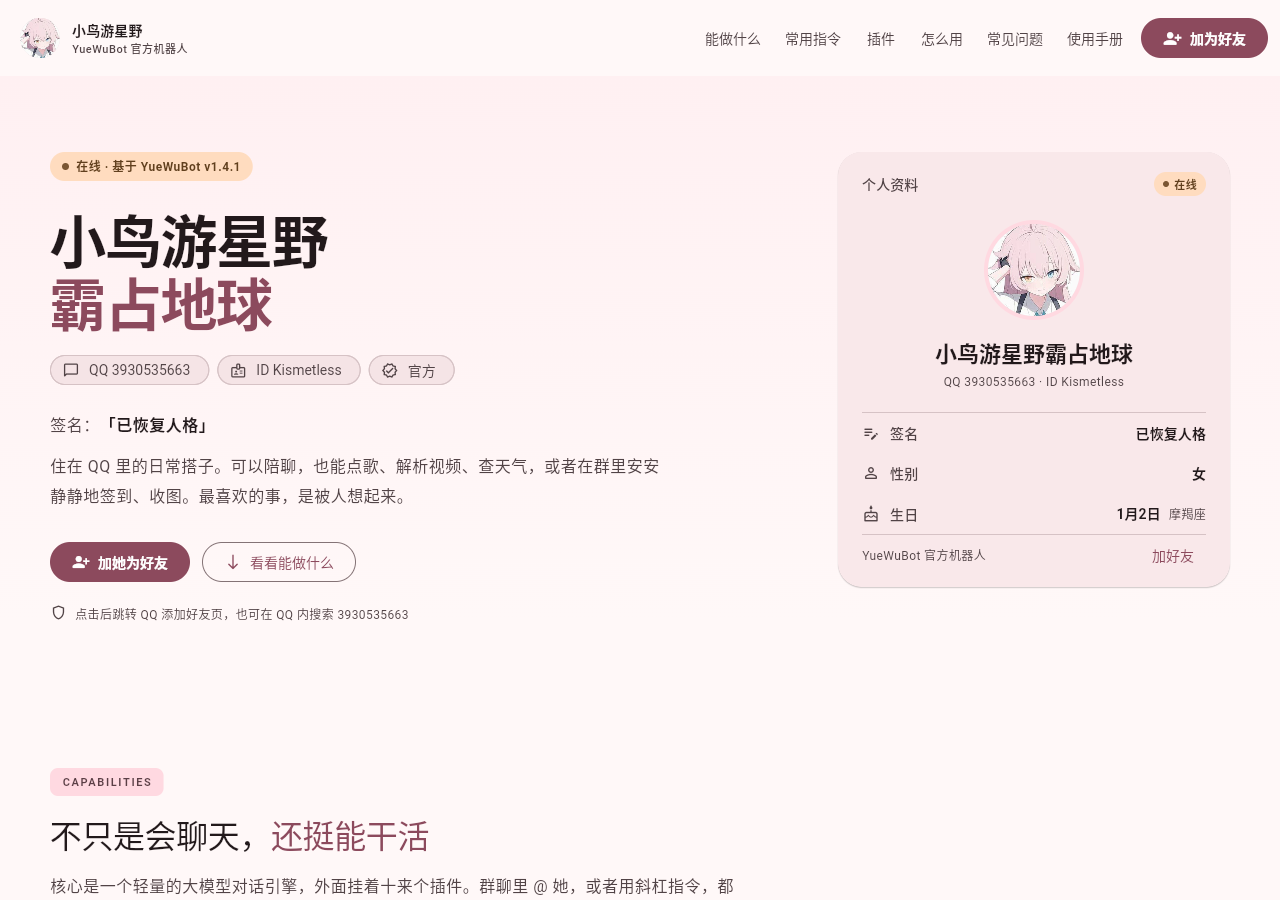
<file: index.html>
<!DOCTYPE html>
<html lang="zh-CN">
<head>
<meta charset="utf-8">
<meta name="viewport" content="width=device-width,initial-scale=1">
<title>YueWuBot · 官方机器人</title>
<meta name="description" content="YueWuBot 官方机器人：加好友即可对话。">
<link rel="canonical" href="https://chumianyi.github.io/bot/">
<meta http-equiv="refresh" content="0; url=./bot/">
<meta name="robots" content="noindex,follow">
<script>location.replace("./bot/");</script>
</head>
<body style="margin:0;background:#070912;color:#e8eaf2;font-family:system-ui,-apple-system,'PingFang SC','Microsoft YaHei',sans-serif">
<p style="padding:48px 24px;text-align:center;font-size:15px">正在前往 <a style="color:#a78bfa" href="./bot/">YueWuBot 官方机器人</a>…</p>
</body>
</html>
</file>
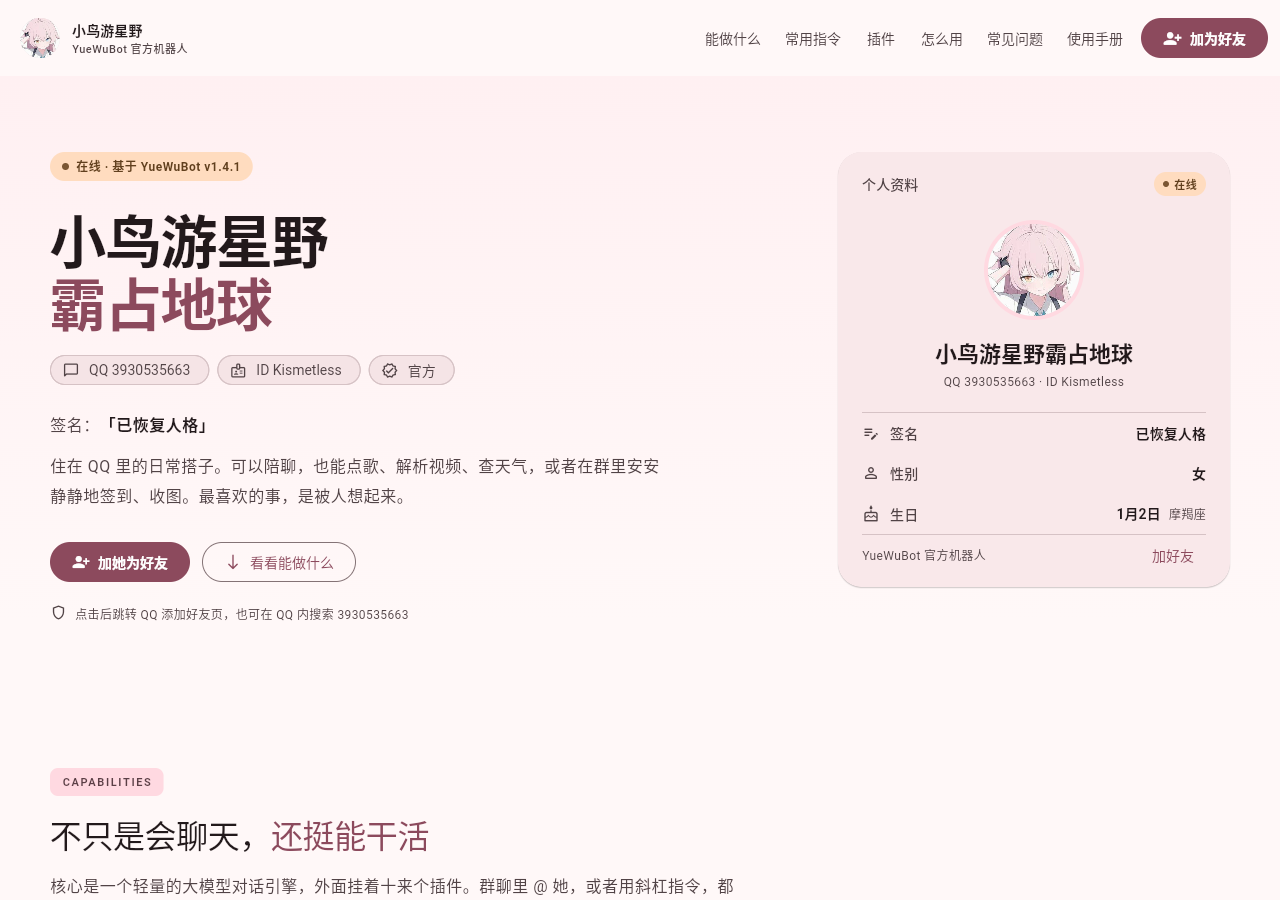
<file: bot/index.html>
<!DOCTYPE html>
<html lang="zh-CN">
<head>
  <base href="/bot/">
  <meta charset="UTF-8">
  <meta content="IE=Edge" http-equiv="X-UA-Compatible">
  <meta name="viewport" content="width=device-width, initial-scale=1.0, viewport-fit=cover">

  <title>小鸟游星野 · YueWuBot 官方机器人</title>
  <meta name="description" content="YueWuBot 官方 QQ 机器人「小鸟游星野霸占地球」，QQ 3930535663。能聊天、点歌、解析视频、查天气，也能在群里签到、看图、管理秩序。">
  <meta name="keywords" content="YueWuBot,QQ机器人,小鸟游星野,官方机器人,点歌,视频解析,Material 3,Flutter">
  <meta name="author" content="YueWuBot">
  <link rel="canonical" href="https://chumianyi.github.io/bot/">

  <meta name="theme-color" content="#fff8f8" media="(prefers-color-scheme: light)">
  <meta name="theme-color" content="#1b1113" media="(prefers-color-scheme: dark)">

  <meta property="og:type" content="profile">
  <meta property="og:site_name" content="YueWuBot">
  <meta property="og:title" content="小鸟游星野 · YueWuBot 官方机器人">
  <meta property="og:description" content="QQ 3930535663 · 已恢复人格。官方机器人，加个好友吧。">
  <meta property="og:url" content="https://chumianyi.github.io/bot/">
  <meta property="og:image" content="https://chumianyi.github.io/bot/assets/avatar.webp">
  <meta name="twitter:card" content="summary_large_image">
  <meta name="twitter:title" content="小鸟游星野 · YueWuBot 官方机器人">
  <meta name="twitter:description" content="QQ 3930535663 · 已恢复人格。官方机器人，加个好友吧。">
  <meta name="twitter:image" content="https://chumianyi.github.io/bot/assets/avatar.webp">

  <meta name="mobile-web-app-capable" content="yes">
  <meta name="apple-mobile-web-app-status-bar-style" content="default">
  <meta name="apple-mobile-web-app-title" content="小鸟游星野">

  <link rel="apple-touch-icon" href="icons/Icon-192.png">
  <link rel="icon" type="image/png" href="favicon.png">
  <link rel="manifest" href="manifest.json">

  <style>
    :root {
      --m3-surface: #fff8f8;
      --m3-on-surface: #201a1b;
      --m3-primary: #8f4a5d;
      --m3-primary-container: #ffd9e2;
      --m3-on-surface-variant: #524345;
      --m3-outline-variant: #d5c2c5;
    }

    @media (prefers-color-scheme: dark) {
      :root {
        --m3-surface: #1b1113;
        --m3-on-surface: #f0dee0;
        --m3-primary: #ffb1c5;
        --m3-primary-container: #723345;
        --m3-on-surface-variant: #d5c2c5;
        --m3-outline-variant: #524345;
      }
    }

    html, body {
      margin: 0;
      padding: 0;
      height: 100%;
      background: var(--m3-surface);
      color: var(--m3-on-surface);
      font-family: "Noto Sans SC", "PingFang SC", "Microsoft YaHei", sans-serif;
      -webkit-font-smoothing: antialiased;
    }

    #boot {
      position: fixed;
      inset: 0;
      display: flex;
      flex-direction: column;
      align-items: center;
      justify-content: center;
      gap: 18px;
      background: var(--m3-surface);
      z-index: 2;
      transition: opacity 420ms ease, visibility 420ms ease;
    }

    #boot.hide {
      opacity: 0;
      visibility: hidden;
      pointer-events: none;
    }

    .boot-avatar {
      width: 72px;
      height: 72px;
      border-radius: 50%;
      padding: 4px;
      background: var(--m3-primary-container);
      object-fit: cover;
    }

    .boot-title {
      margin: 0;
      font-size: 18px;
      font-weight: 700;
      letter-spacing: 0.4px;
    }

    .boot-sub {
      margin: 0;
      font-size: 13px;
      color: var(--m3-on-surface-variant);
    }

    .boot-spinner {
      width: 28px;
      height: 28px;
      border-radius: 50%;
      border: 3px solid var(--m3-outline-variant);
      border-top-color: var(--m3-primary);
      animation: boot-spin 900ms linear infinite;
      margin-top: 4px;
    }

    @keyframes boot-spin {
      to { transform: rotate(360deg); }
    }

    @media (prefers-reduced-motion: reduce) {
      .boot-spinner { animation-duration: 2400ms; }
    }
  </style>
</head>
<body>
  <div id="boot" role="status" aria-live="polite">
    <img class="boot-avatar" src="boot-avatar.webp" alt="小鸟游星野头像">
    <p class="boot-title">小鸟游星野 · YueWuBot</p>
    <p class="boot-sub">正在准备 Material 3 界面…</p>
    <div class="boot-spinner" aria-hidden="true"></div>
  </div>

  <script>
    window.addEventListener('flutter-first-frame', function () {
      var boot = document.getElementById('boot');
      if (boot) boot.classList.add('hide');
    });
    // 兜底：万一 first-frame 事件没有触发，也别让加载层一直挡着。
    setTimeout(function () {
      var boot = document.getElementById('boot');
      if (boot && getComputedStyle(boot).visibility !== 'hidden') {
        boot.classList.add('hide');
      }
    }, 15000);
  </script>
  <script src="flutter_bootstrap.js" async></script>
</body>
</html>
</file>
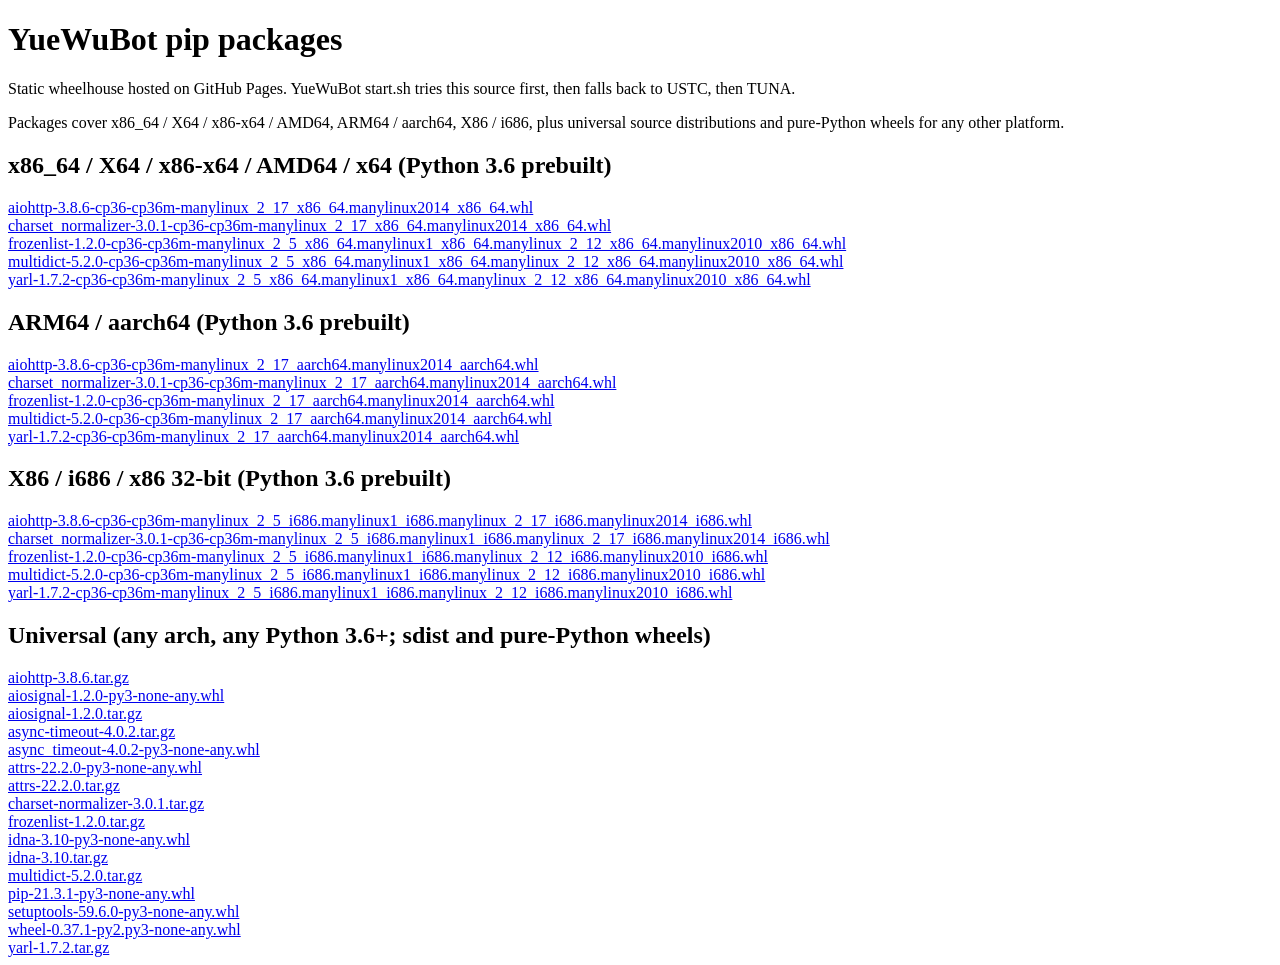
<file: bot/pip/index.html>
<!DOCTYPE html>
<html lang="zh-CN">
<head><meta charset="utf-8"><title>YueWuBot pip packages</title></head>
<body>
<h1>YueWuBot pip packages</h1>
<p>Static wheelhouse hosted on GitHub Pages. YueWuBot start.sh tries this source first,
then falls back to USTC, then TUNA.</p>
<p>Packages cover x86_64 / X64 / x86-x64 / AMD64, ARM64 / aarch64, X86 / i686,
plus universal source distributions and pure-Python wheels for any other platform.</p>
<h2>x86_64 / X64 / x86-x64 / AMD64 / x64 (Python 3.6 prebuilt)</h2>
<a href="aiohttp-3.8.6-cp36-cp36m-manylinux_2_17_x86_64.manylinux2014_x86_64.whl">aiohttp-3.8.6-cp36-cp36m-manylinux_2_17_x86_64.manylinux2014_x86_64.whl</a><br>
<a href="charset_normalizer-3.0.1-cp36-cp36m-manylinux_2_17_x86_64.manylinux2014_x86_64.whl">charset_normalizer-3.0.1-cp36-cp36m-manylinux_2_17_x86_64.manylinux2014_x86_64.whl</a><br>
<a href="frozenlist-1.2.0-cp36-cp36m-manylinux_2_5_x86_64.manylinux1_x86_64.manylinux_2_12_x86_64.manylinux2010_x86_64.whl">frozenlist-1.2.0-cp36-cp36m-manylinux_2_5_x86_64.manylinux1_x86_64.manylinux_2_12_x86_64.manylinux2010_x86_64.whl</a><br>
<a href="multidict-5.2.0-cp36-cp36m-manylinux_2_5_x86_64.manylinux1_x86_64.manylinux_2_12_x86_64.manylinux2010_x86_64.whl">multidict-5.2.0-cp36-cp36m-manylinux_2_5_x86_64.manylinux1_x86_64.manylinux_2_12_x86_64.manylinux2010_x86_64.whl</a><br>
<a href="yarl-1.7.2-cp36-cp36m-manylinux_2_5_x86_64.manylinux1_x86_64.manylinux_2_12_x86_64.manylinux2010_x86_64.whl">yarl-1.7.2-cp36-cp36m-manylinux_2_5_x86_64.manylinux1_x86_64.manylinux_2_12_x86_64.manylinux2010_x86_64.whl</a><br>
<h2>ARM64 / aarch64 (Python 3.6 prebuilt)</h2>
<a href="aiohttp-3.8.6-cp36-cp36m-manylinux_2_17_aarch64.manylinux2014_aarch64.whl">aiohttp-3.8.6-cp36-cp36m-manylinux_2_17_aarch64.manylinux2014_aarch64.whl</a><br>
<a href="charset_normalizer-3.0.1-cp36-cp36m-manylinux_2_17_aarch64.manylinux2014_aarch64.whl">charset_normalizer-3.0.1-cp36-cp36m-manylinux_2_17_aarch64.manylinux2014_aarch64.whl</a><br>
<a href="frozenlist-1.2.0-cp36-cp36m-manylinux_2_17_aarch64.manylinux2014_aarch64.whl">frozenlist-1.2.0-cp36-cp36m-manylinux_2_17_aarch64.manylinux2014_aarch64.whl</a><br>
<a href="multidict-5.2.0-cp36-cp36m-manylinux_2_17_aarch64.manylinux2014_aarch64.whl">multidict-5.2.0-cp36-cp36m-manylinux_2_17_aarch64.manylinux2014_aarch64.whl</a><br>
<a href="yarl-1.7.2-cp36-cp36m-manylinux_2_17_aarch64.manylinux2014_aarch64.whl">yarl-1.7.2-cp36-cp36m-manylinux_2_17_aarch64.manylinux2014_aarch64.whl</a><br>
<h2>X86 / i686 / x86 32-bit (Python 3.6 prebuilt)</h2>
<a href="aiohttp-3.8.6-cp36-cp36m-manylinux_2_5_i686.manylinux1_i686.manylinux_2_17_i686.manylinux2014_i686.whl">aiohttp-3.8.6-cp36-cp36m-manylinux_2_5_i686.manylinux1_i686.manylinux_2_17_i686.manylinux2014_i686.whl</a><br>
<a href="charset_normalizer-3.0.1-cp36-cp36m-manylinux_2_5_i686.manylinux1_i686.manylinux_2_17_i686.manylinux2014_i686.whl">charset_normalizer-3.0.1-cp36-cp36m-manylinux_2_5_i686.manylinux1_i686.manylinux_2_17_i686.manylinux2014_i686.whl</a><br>
<a href="frozenlist-1.2.0-cp36-cp36m-manylinux_2_5_i686.manylinux1_i686.manylinux_2_12_i686.manylinux2010_i686.whl">frozenlist-1.2.0-cp36-cp36m-manylinux_2_5_i686.manylinux1_i686.manylinux_2_12_i686.manylinux2010_i686.whl</a><br>
<a href="multidict-5.2.0-cp36-cp36m-manylinux_2_5_i686.manylinux1_i686.manylinux_2_12_i686.manylinux2010_i686.whl">multidict-5.2.0-cp36-cp36m-manylinux_2_5_i686.manylinux1_i686.manylinux_2_12_i686.manylinux2010_i686.whl</a><br>
<a href="yarl-1.7.2-cp36-cp36m-manylinux_2_5_i686.manylinux1_i686.manylinux_2_12_i686.manylinux2010_i686.whl">yarl-1.7.2-cp36-cp36m-manylinux_2_5_i686.manylinux1_i686.manylinux_2_12_i686.manylinux2010_i686.whl</a><br>
<h2>Universal (any arch, any Python 3.6+; sdist and pure-Python wheels)</h2>
<a href="aiohttp-3.8.6.tar.gz">aiohttp-3.8.6.tar.gz</a><br>
<a href="aiosignal-1.2.0-py3-none-any.whl">aiosignal-1.2.0-py3-none-any.whl</a><br>
<a href="aiosignal-1.2.0.tar.gz">aiosignal-1.2.0.tar.gz</a><br>
<a href="async-timeout-4.0.2.tar.gz">async-timeout-4.0.2.tar.gz</a><br>
<a href="async_timeout-4.0.2-py3-none-any.whl">async_timeout-4.0.2-py3-none-any.whl</a><br>
<a href="attrs-22.2.0-py3-none-any.whl">attrs-22.2.0-py3-none-any.whl</a><br>
<a href="attrs-22.2.0.tar.gz">attrs-22.2.0.tar.gz</a><br>
<a href="charset-normalizer-3.0.1.tar.gz">charset-normalizer-3.0.1.tar.gz</a><br>
<a href="frozenlist-1.2.0.tar.gz">frozenlist-1.2.0.tar.gz</a><br>
<a href="idna-3.10-py3-none-any.whl">idna-3.10-py3-none-any.whl</a><br>
<a href="idna-3.10.tar.gz">idna-3.10.tar.gz</a><br>
<a href="multidict-5.2.0.tar.gz">multidict-5.2.0.tar.gz</a><br>
<a href="pip-21.3.1-py3-none-any.whl">pip-21.3.1-py3-none-any.whl</a><br>
<a href="setuptools-59.6.0-py3-none-any.whl">setuptools-59.6.0-py3-none-any.whl</a><br>
<a href="wheel-0.37.1-py2.py3-none-any.whl">wheel-0.37.1-py2.py3-none-any.whl</a><br>
<a href="yarl-1.7.2.tar.gz">yarl-1.7.2.tar.gz</a><br>
</body>
</html>
</file>
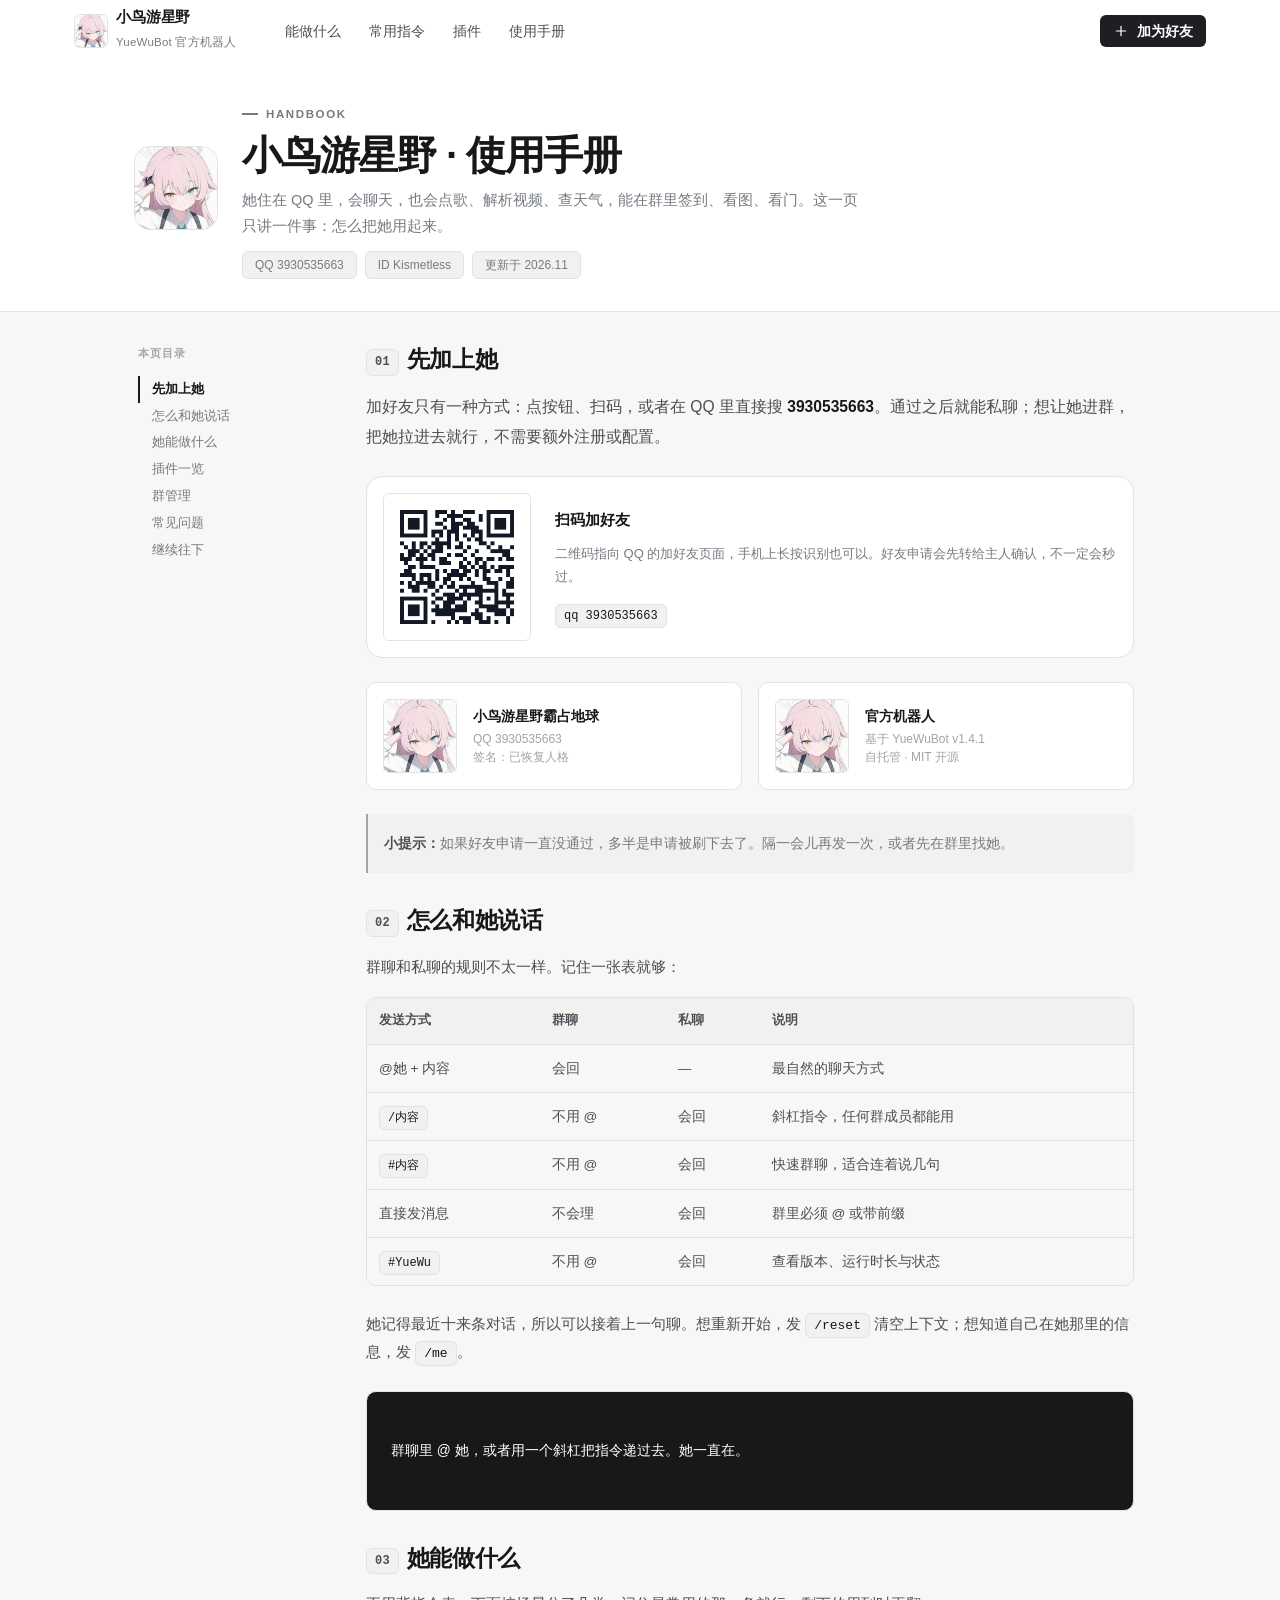
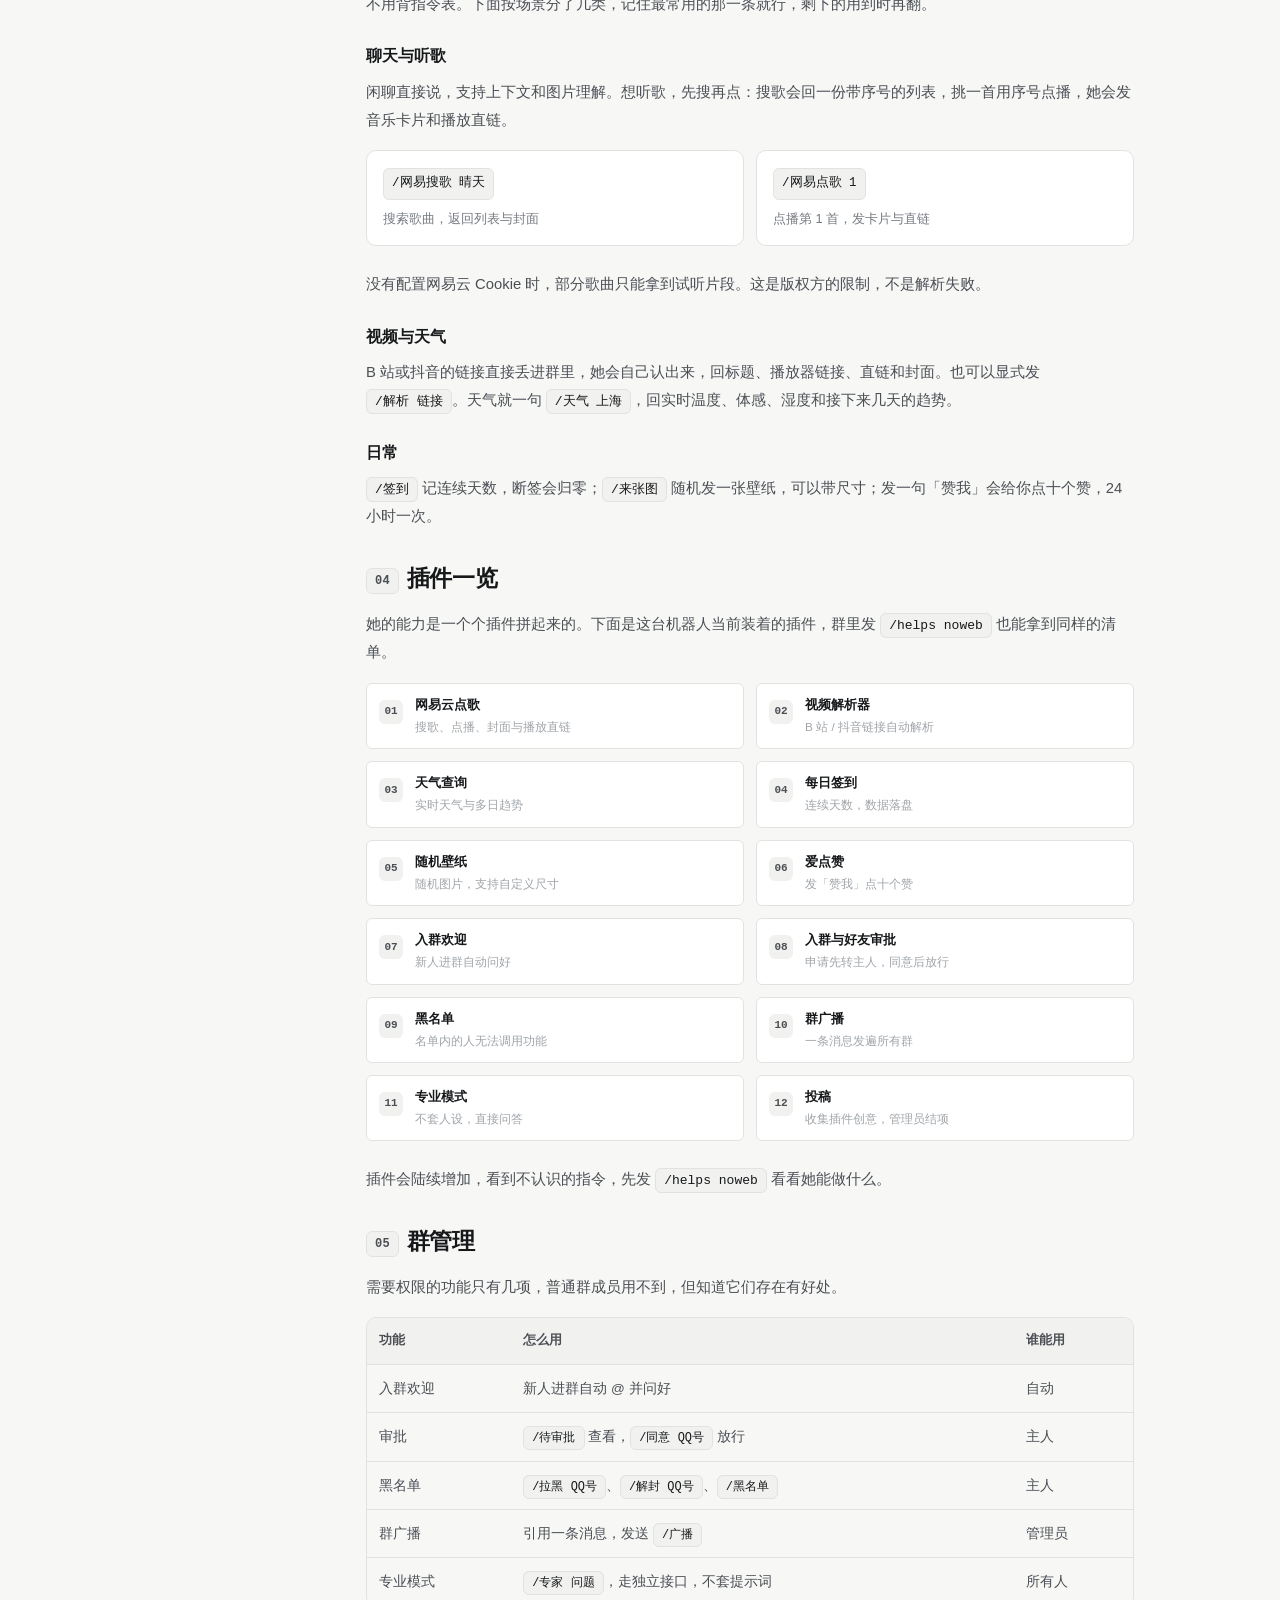
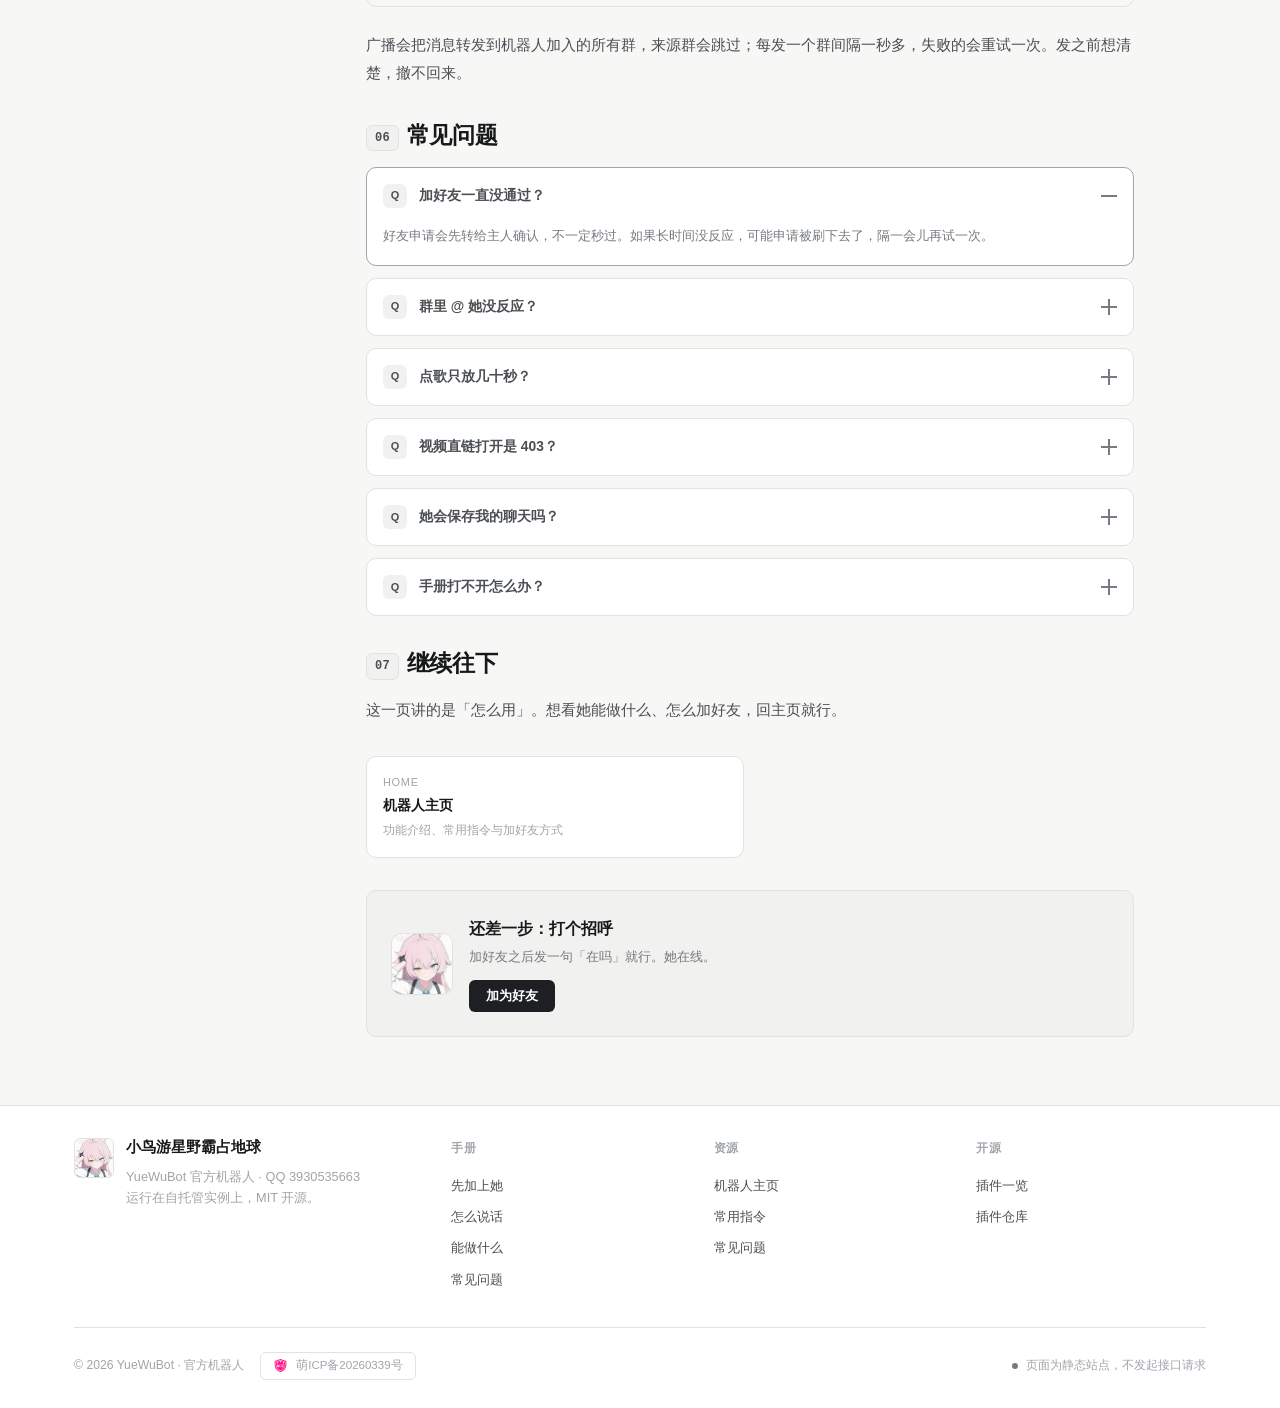
<file: bot/docs.html>
<!DOCTYPE html>
<html lang="zh-CN">
<head>
<meta charset="utf-8">
<meta name="viewport" content="width=device-width,initial-scale=1,viewport-fit=cover">
<title>使用手册 · 小鸟游星野</title>
<meta name="description" content="小鸟游星野使用手册：怎么加好友、怎么在群里叫她、常用指令、插件一览与常见问题。QQ 3930535663。">
<meta name="keywords" content="小鸟游星野,使用手册,QQ机器人,指令,插件,YueWuBot">
<meta name="theme-color" content="#f8fbff">
<link rel="canonical" href="https://chumianyi.github.io/bot/docs.html">
<link rel="icon" type="image/webp" href="assets/avatar-128.webp">
<link rel="apple-touch-icon" href="assets/avatar-128.webp">
<meta property="og:type" content="article">
<meta property="og:site_name" content="YueWuBot">
<meta property="og:title" content="使用手册 · 小鸟游星野">
<meta property="og:description" content="从加好友到日常，一页看完她怎么用。">
<meta property="og:url" content="https://chumianyi.github.io/bot/docs.html">
<meta property="og:image" content="https://chumianyi.github.io/bot/assets/avatar.webp">
<link rel="stylesheet" href="assets/bot.css">
<link rel="stylesheet" href="assets/docs.css">
</head>
<body>

<header class="nav" id="nav">
  <div class="nav-in">
    <a class="bot-id" href="index.html" aria-label="官方机器人首页">
      <img src="assets/avatar-128.webp" alt="小鸟游星野头像" width="34" height="34">
      <span><b>小鸟游星野</b><small>YueWuBot 官方机器人</small></span>
    </a>
    <nav class="nav-links" id="navLinks" aria-label="页面导航">
      <a href="index.html#abilities">能做什么</a>
      <a href="index.html#commands">常用指令</a>
      <a href="index.html#plugins">插件</a>
      <a href="docs.html">使用手册</a>
    </nav>
    <div class="nav-spacer"></div>
    <a class="btn primary" href="https://qm.qq.com/q/6MKLeBIvJu" target="_blank" rel="noopener noreferrer">
      <svg viewBox="0 0 24 24" fill="none" stroke="currentColor" stroke-width="2" stroke-linecap="round" stroke-linejoin="round"><path d="M12 5v14M5 12h14"/></svg>
      加为好友
    </a>
    <button class="menu-btn" id="menuBtn" type="button" aria-label="打开菜单" aria-expanded="false">
      <svg viewBox="0 0 24 24" fill="none" stroke="currentColor" stroke-width="2" stroke-linecap="round"><path d="M4 7h16M4 12h16M4 17h16"/></svg>
    </button>
  </div>
</header>

<section class="doc-hero">
  <div class="doc-hero-in">
    <img src="assets/avatar.webp" alt="小鸟游星野的头像" width="84" height="84">
    <div class="doc-hero-txt">
      <span class="doc-kicker">Handbook</span>
      <h1>小鸟游星野 · 使用手册</h1>
      <p>她住在 QQ 里，会聊天，也会点歌、解析视频、查天气，能在群里签到、看图、看门。这一页只讲一件事：怎么把她用起来。</p>
      <div class="meta">
        <span>QQ 3930535663</span>
        <span>ID Kismetless</span>
        <span>更新于 2026.11</span>
      </div>
    </div>
  </div>
</section>

<div class="doc-wrap">
  <aside class="toc" aria-label="本页目录">
    <b>本页目录</b>
    <a href="#start">先加上她</a>
    <a href="#talk">怎么和她说话</a>
    <a href="#abilities">她能做什么</a>
    <a href="#plugins">插件一览</a>
    <a href="#admin">群管理</a>
    <a href="#faq">常见问题</a>
    <a href="#more">继续往下</a>
  </aside>

  <article class="doc">

    <h2 id="start"><span class="no">01</span>先加上她</h2>
    <p class="lead">加好友只有一种方式：点按钮、扫码，或者在 QQ 里直接搜 <strong>3930535663</strong>。通过之后就能私聊；想让她进群，把她拉进去就行，不需要额外注册或配置。</p>

    <div class="fig-qr">
      <img src="assets/qq-qr.png" alt="扫码添加小鸟游星野为好友" width="148" height="148">
      <div class="t">
        <b>扫码加好友</b>
        <p>二维码指向 QQ 的加好友页面，手机上长按识别也可以。好友申请会先转给主人确认，不一定会秒过。</p>
        <code>qq 3930535663</code>
      </div>
    </div>

    <div class="fig-row">
      <figure class="fig-card">
        <img src="assets/avatar.webp" alt="小鸟游星野头像" width="74" height="74">
        <div><b>小鸟游星野霸占地球</b><span>QQ 3930535663<br>签名：已恢复人格</span></div>
      </figure>
      <figure class="fig-card">
        <img src="assets/avatar-128.webp" alt="头像小图" width="74" height="74">
        <div><b>官方机器人</b><span>基于 YueWuBot v1.4.1<br>自托管 · MIT 开源</span></div>
      </figure>
    </div>

    <blockquote><p><b>小提示：</b>如果好友申请一直没通过，多半是申请被刷下去了。隔一会儿再发一次，或者先在群里找她。</p></blockquote>

    <h2 id="talk"><span class="no">02</span>怎么和她说话</h2>
    <p>群聊和私聊的规则不太一样。记住一张表就够：</p>
    <table class="talk-table">
      <thead><tr><th>发送方式</th><th>群聊</th><th>私聊</th><th>说明</th></tr></thead>
      <tbody>
        <tr><td>@她 + 内容</td><td>会回</td><td>—</td><td>最自然的聊天方式</td></tr>
        <tr><td><code>/内容</code></td><td>不用 @</td><td>会回</td><td>斜杠指令，任何群成员都能用</td></tr>
        <tr><td><code>#内容</code></td><td>不用 @</td><td>会回</td><td>快速群聊，适合连着说几句</td></tr>
        <tr><td>直接发消息</td><td>不会理</td><td>会回</td><td>群里必须 @ 或带前缀</td></tr>
        <tr><td><code>#YueWu</code></td><td>不用 @</td><td>会回</td><td>查看版本、运行时长与状态</td></tr>
      </tbody>
    </table>
    <p>她记得最近十来条对话，所以可以接着上一句聊。想重新开始，发 <code>/reset</code> 清空上下文；想知道自己在她那里的信息，发 <code>/me</code>。</p>

    <div class="banner"><span>群聊里 @ 她，或者用一个斜杠把指令递过去。她一直在。</span></div>

    <h2 id="abilities"><span class="no">03</span>她能做什么</h2>
    <p>不用背指令表。下面按场景分了几类，记住最常用的那一条就行，剩下的用到时再翻。</p>

    <h3>聊天与听歌</h3>
    <p>闲聊直接说，支持上下文和图片理解。想听歌，先搜再点：搜歌会回一份带序号的列表，挑一首用序号点播，她会发音乐卡片和播放直链。</p>
    <div class="cmd-grid">
      <div class="cmd-card"><code>/网易搜歌 晴天</code><p>搜索歌曲，返回列表与封面</p></div>
      <div class="cmd-card"><code>/网易点歌 1</code><p>点播第 1 首，发卡片与直链</p></div>
    </div>
    <p>没有配置网易云 Cookie 时，部分歌曲只能拿到试听片段。这是版权方的限制，不是解析失败。</p>

    <h3>视频与天气</h3>
    <p>B 站或抖音的链接直接丢进群里，她会自己认出来，回标题、播放器链接、直链和封面。也可以显式发 <code>/解析 链接</code>。天气就一句 <code>/天气 上海</code>，回实时温度、体感、湿度和接下来几天的趋势。</p>

    <h3>日常</h3>
    <p><code>/签到</code> 记连续天数，断签会归零；<code>/来张图</code> 随机发一张壁纸，可以带尺寸；发一句「赞我」会给你点十个赞，24 小时一次。</p>

    <h2 id="plugins"><span class="no">04</span>插件一览</h2>
    <p>她的能力是一个个插件拼起来的。下面是这台机器人当前装着的插件，群里发 <code>/helps noweb</code> 也能拿到同样的清单。</p>
    <div class="mini-plugins">
      <div class="mini-plugin"><span class="n">01</span><div><b>网易云点歌</b><span>搜歌、点播、封面与播放直链</span></div></div>
      <div class="mini-plugin"><span class="n">02</span><div><b>视频解析器</b><span>B 站 / 抖音链接自动解析</span></div></div>
      <div class="mini-plugin"><span class="n">03</span><div><b>天气查询</b><span>实时天气与多日趋势</span></div></div>
      <div class="mini-plugin"><span class="n">04</span><div><b>每日签到</b><span>连续天数，数据落盘</span></div></div>
      <div class="mini-plugin"><span class="n">05</span><div><b>随机壁纸</b><span>随机图片，支持自定义尺寸</span></div></div>
      <div class="mini-plugin"><span class="n">06</span><div><b>爱点赞</b><span>发「赞我」点十个赞</span></div></div>
      <div class="mini-plugin"><span class="n">07</span><div><b>入群欢迎</b><span>新人进群自动问好</span></div></div>
      <div class="mini-plugin"><span class="n">08</span><div><b>入群与好友审批</b><span>申请先转主人，同意后放行</span></div></div>
      <div class="mini-plugin"><span class="n">09</span><div><b>黑名单</b><span>名单内的人无法调用功能</span></div></div>
      <div class="mini-plugin"><span class="n">10</span><div><b>群广播</b><span>一条消息发遍所有群</span></div></div>
      <div class="mini-plugin"><span class="n">11</span><div><b>专业模式</b><span>不套人设，直接问答</span></div></div>
      <div class="mini-plugin"><span class="n">12</span><div><b>投稿</b><span>收集插件创意，管理员结项</span></div></div>
    </div>
    <p>插件会陆续增加，看到不认识的指令，先发 <code>/helps noweb</code> 看看她能做什么。</p>

    <h2 id="admin"><span class="no">05</span>群管理</h2>
    <p>需要权限的功能只有几项，普通群成员用不到，但知道它们存在有好处。</p>
    <table class="admin-table">
      <thead><tr><th>功能</th><th>怎么用</th><th>谁能用</th></tr></thead>
      <tbody>
        <tr><td>入群欢迎</td><td>新人进群自动 @ 并问好</td><td>自动</td></tr>
        <tr><td>审批</td><td><code>/待审批</code> 查看，<code>/同意 QQ号</code> 放行</td><td>主人</td></tr>
        <tr><td>黑名单</td><td><code>/拉黑 QQ号</code>、<code>/解封 QQ号</code>、<code>/黑名单</code></td><td>主人</td></tr>
        <tr><td>群广播</td><td>引用一条消息，发送 <code>/广播</code></td><td>管理员</td></tr>
        <tr><td>专业模式</td><td><code>/专家 问题</code>，走独立接口，不套提示词</td><td>所有人</td></tr>
      </tbody>
    </table>
    <p>广播会把消息转发到机器人加入的所有群，来源群会跳过；每发一个群间隔一秒多，失败的会重试一次。发之前想清楚，撤不回来。</p>

    <h2 id="faq"><span class="no">06</span>常见问题</h2>
    <details open>
      <summary><span class="q">Q</span>加好友一直没通过？<span class="plus"></span></summary>
      <div class="a">好友申请会先转给主人确认，不一定秒过。如果长时间没反应，可能申请被刷下去了，隔一会儿再试一次。</div>
    </details>
    <details>
      <summary><span class="q">Q</span>群里 @ 她没反应？<span class="plus"></span></summary>
      <div class="a">先确认机器人没被禁言、群设置没有限制。也可以直接用斜杠指令绕过 @，例如 <code>/签到</code> 或 <code>/help</code>。</div>
    </details>
    <details>
      <summary><span class="q">Q</span>点歌只放几十秒？<span class="plus"></span></summary>
      <div class="a">部分歌曲需要会员才能拿完整版，没配置 Cookie 时只能给试听片段。换个版本或换首歌通常就好了。</div>
    </details>
    <details>
      <summary><span class="q">Q</span>视频直链打开是 403？<span class="plus"></span></summary>
      <div class="a">B 站直链有防盗链，浏览器直接点会 403。用回复里的播放器链接打开即可；直链更适合交给下载器并带上 Referer。</div>
    </details>
    <details>
      <summary><span class="q">Q</span>她会保存我的聊天吗？<span class="plus"></span></summary>
      <div class="a">对话只用于生成当次回复，上下文有长度上限，<code>/reset</code> 随时清空。签到、投稿这些插件数据落在服务器本地，不上传第三方。</div>
    </details>
    <details>
      <summary><span class="q">Q</span>手册打不开怎么办？<span class="plus"></span></summary>
      <div class="a">网页访问不了时，在群里发 <code>/helps noweb</code>，她会直接用纯文本把所有插件和指令列出来，不依赖网络。</div>
    </details>

    <h2 id="more"><span class="no">07</span>继续往下</h2>
    <p>这一页讲的是「怎么用」。想看她能做什么、怎么加好友，回主页就行。</p>
    <div class="next">
      <a href="index.html"><small>Home</small><b>机器人主页</b><span>功能介绍、常用指令与加好友方式</span></a>
    </div>

    <div class="doc-cta">
      <img src="assets/avatar-128.webp" alt="小鸟游星野" width="62" height="62">
      <div>
        <b>还差一步：打个招呼</b>
        <p>加好友之后发一句「在吗」就行。她在线。</p>
        <a class="btn primary" href="https://qm.qq.com/q/6MKLeBIvJu" target="_blank" rel="noopener noreferrer">加为好友</a>
      </div>
    </div>

  </article>
</div>

<footer class="footer">
  <div class="foot-in">
    <div class="foot-top">
      <div class="foot-brand">
        <img src="assets/avatar-128.webp" alt="" width="40" height="40">
        <div>
          <b>小鸟游星野霸占地球</b>
          <p>YueWuBot 官方机器人 · QQ 3930535663<br>运行在自托管实例上，MIT 开源。</p>
        </div>
      </div>
      <div class="foot-col">
        <h4>手册</h4>
        <a href="#start">先加上她</a>
        <a href="#talk">怎么说话</a>
        <a href="#abilities">能做什么</a>
        <a href="#faq">常见问题</a>
      </div>
      <div class="foot-col">
        <h4>资源</h4>
        <a href="index.html">机器人主页</a>
        <a href="docs.html#commands">常用指令</a>
        <a href="docs.html#faq">常见问题</a>
      </div>
      <div class="foot-col">
        <h4>开源</h4>
        <a href="index.html#plugins">插件一览</a>
        <a href="https://github.com/chumianyi/yuewubot-plugins" target="_blank" rel="noopener noreferrer">插件仓库</a>
      </div>
    </div>
    <div class="foot-bottom">
      <span>© <span id="year">2026</span> YueWuBot · 官方机器人</span>
      <a class="icp-badge" href="https://icp.gov.moe/?keyword=20260339" target="_blank" rel="noopener noreferrer" title="萌ICP备20260339号"><img src="assets/icp.svg" alt="" width="13" height="13"><span>萌ICP备20260339号</span></a>
      <span class="spacer"></span>
      <span class="dot-live"><i></i>页面为静态站点，不发起接口请求</span>
    </div>
  </div>
</footer>

<script src="assets/bot.js"></script>
<script>
(function () {
  "use strict";
  var links = [].slice.call(document.querySelectorAll(".toc a"));
  var heads = links.map(function (a) { return document.getElementById(a.getAttribute("href").slice(1)); }).filter(Boolean);
  function sync() {
    var y = window.scrollY + 130, cur = heads[0];
    heads.forEach(function (h) {
      if (h.getBoundingClientRect().top + window.scrollY <= y) cur = h;
    });
    links.forEach(function (a) { a.classList.toggle("on", cur && a.getAttribute("href") === "#" + cur.id); });
  }
  sync();
  window.addEventListener("scroll", sync, { passive: true });
  window.addEventListener("resize", sync);
})();
</script>
</body>
</html>
</file>
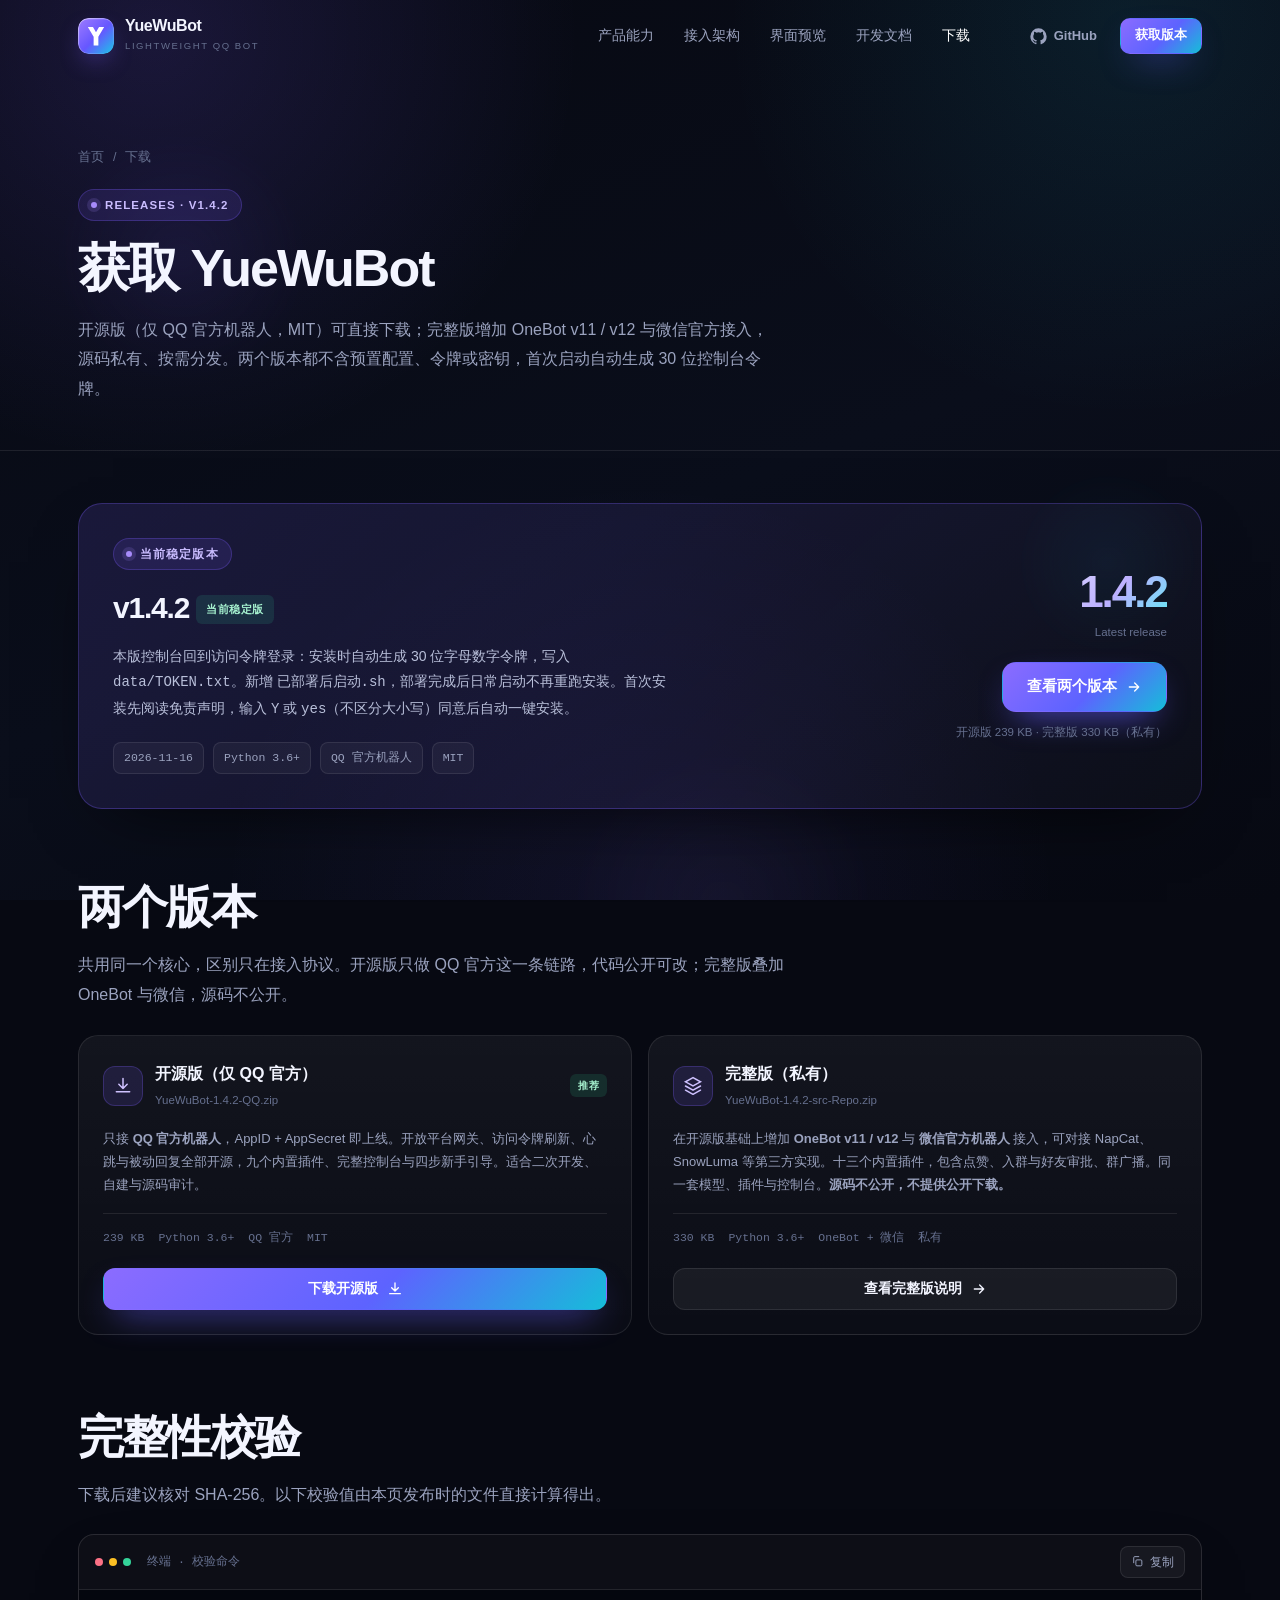
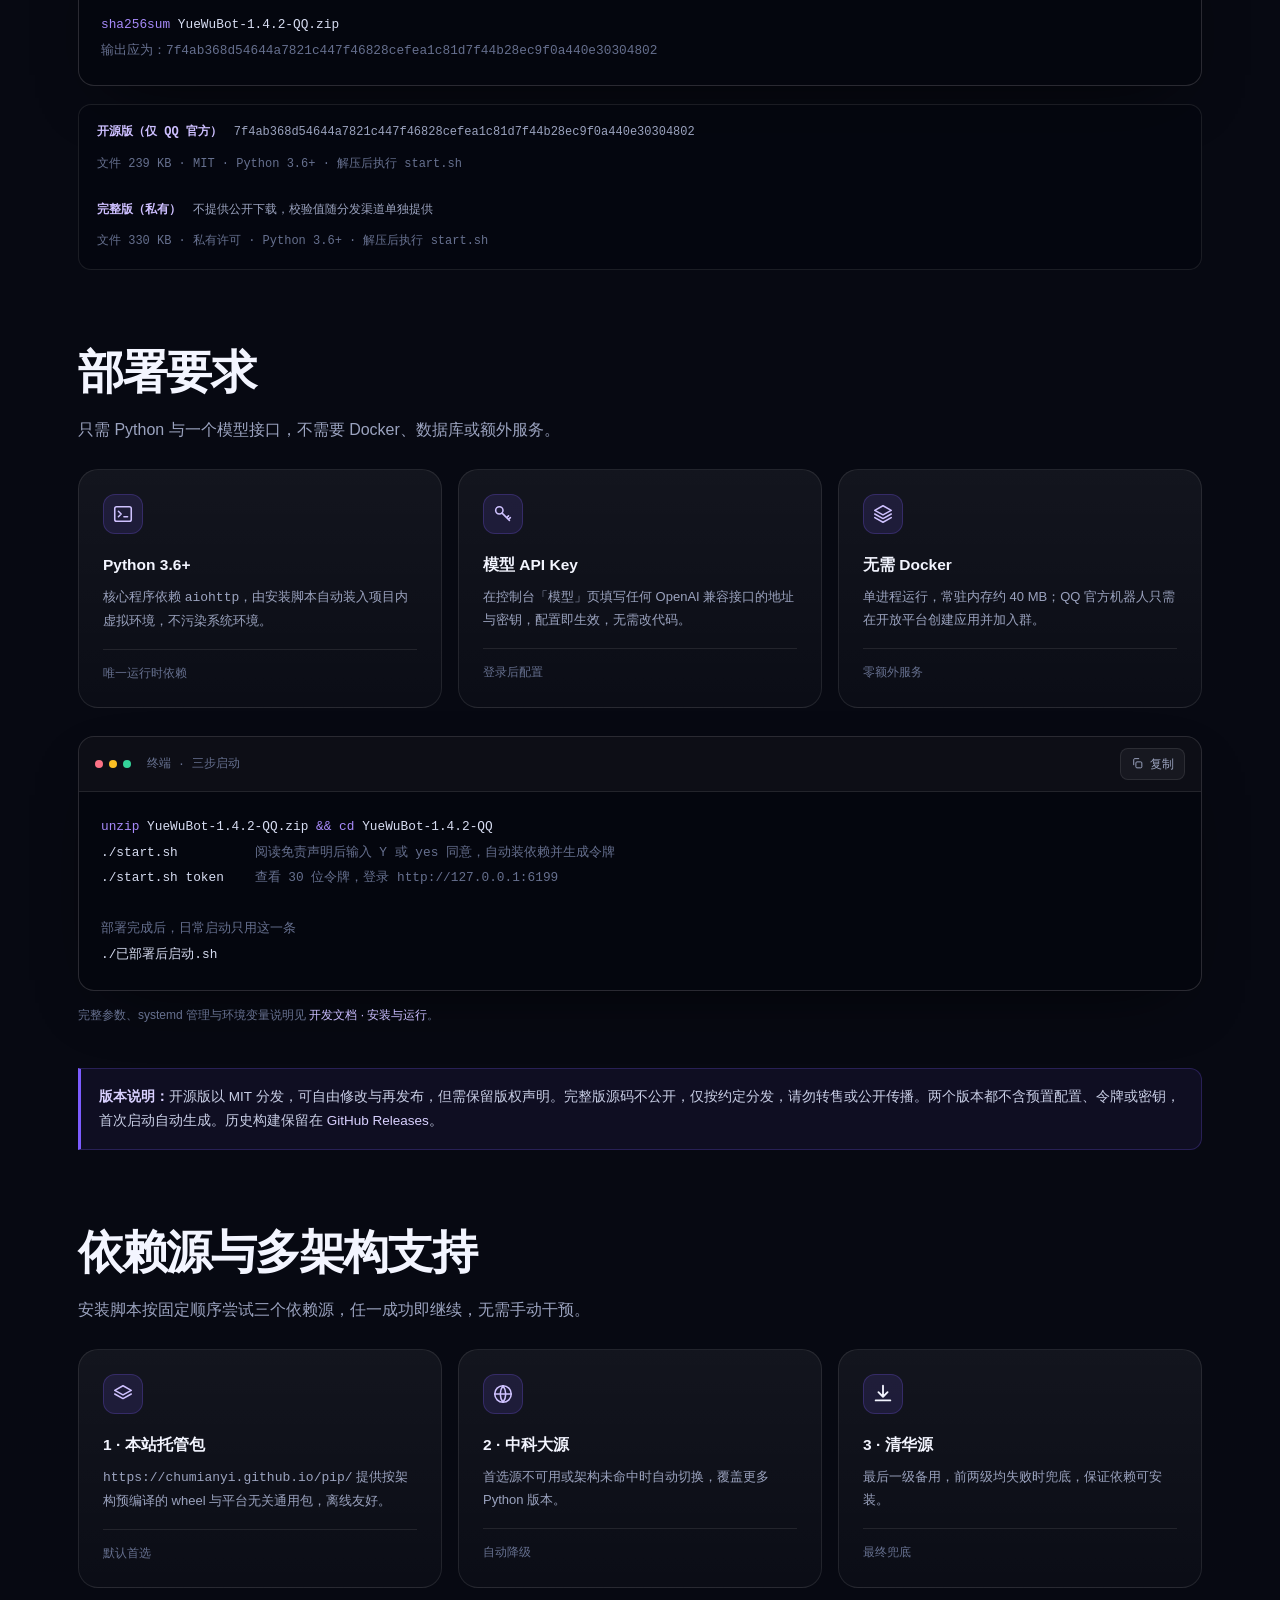
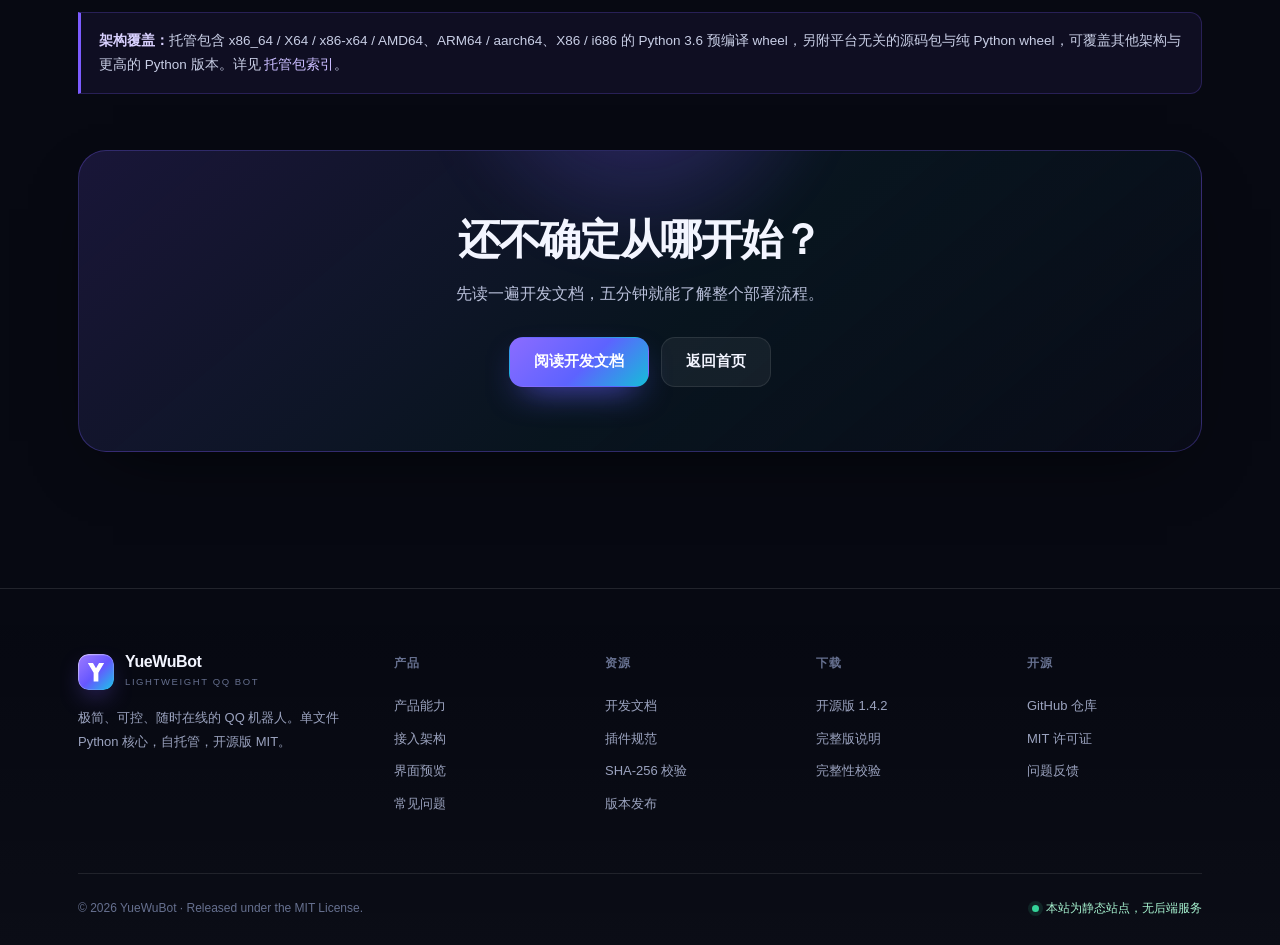
<file: bot/download.html>
<!DOCTYPE html>
<html lang="zh-CN">
<head>
<meta charset="utf-8">
<meta name="viewport" content="width=device-width,initial-scale=1,viewport-fit=cover">
<title>下载 — YueWuBot v1.4.2</title>
<meta name="description" content="下载 YueWuBot v1.4.2 开源版（仅 QQ 官方机器人，MIT）与完整版说明，附 SHA-256 校验值与部署要求。">
<meta name="theme-color" content="#070912">
<link rel="canonical" href="https://chumianyi.github.io/download.html">
<link rel="icon" type="image/svg+xml" href="assets/img/logo.svg">
<meta property="og:type" content="website">
<meta property="og:title" content="下载 — YueWuBot v1.4.2">
<meta property="og:description" content="开源版（仅 QQ 官方机器人，MIT）可直接下载；完整版增加 OneBot 与微信接入，源码私有。">
<meta property="og:url" content="https://chumianyi.github.io/download.html">
<meta property="og:image" content="https://chumianyi.github.io/assets/img/og-cover.png">
<link rel="stylesheet" href="assets/css/site.css">
</head>
<body>
<a class="skip" href="#main">跳到主要内容</a>
<div class="scene" aria-hidden="true"><i></i><i></i><i></i></div>

<header class="nav">
  <div class="wrap nav-in">
    <a class="brand" href="index.html" aria-label="YueWuBot 首页"><img src="assets/img/logo.svg" alt="" width="36" height="36"><span><b>YueWuBot</b><small>Lightweight QQ Bot</small></span></a>
    <nav class="nav-links" aria-label="主导航"><a href="index.html#features">产品能力</a><a href="index.html#architecture">接入架构</a><a href="index.html#showcase">界面预览</a><a href="docs.html">开发文档</a><a href="download.html" style="color:#fff">下载</a></nav>
    <div class="nav-cta">
      <a class="gh-link" href="https://github.com/chumianyi/yuewubot" target="_blank" rel="noopener noreferrer"><svg viewBox="0 0 24 24"><path d="M12 .5A11.5 11.5 0 0 0 .5 12a11.5 11.5 0 0 0 7.86 10.92c.57.1.78-.25.78-.55v-2c-3.2.7-3.88-1.37-3.88-1.37-.52-1.33-1.28-1.69-1.28-1.69-1.05-.72.08-.7.08-.7 1.16.08 1.77 1.19 1.77 1.19 1.03 1.77 2.7 1.26 3.36.96.1-.75.4-1.26.73-1.55-2.55-.29-5.24-1.28-5.24-5.7 0-1.26.45-2.29 1.19-3.1-.12-.29-.52-1.46.11-3.05 0 0 .97-.31 3.18 1.18a11 11 0 0 1 5.8 0c2.2-1.49 3.17-1.18 3.17-1.18.63 1.59.23 2.76.11 3.05.74.81 1.19 1.84 1.19 3.1 0 4.43-2.69 5.4-5.25 5.69.41.36.78 1.06.78 2.14v3.17c0 .3.2.66.79.55A11.5 11.5 0 0 0 23.5 12 11.5 11.5 0 0 0 12 .5Z"/></svg> GitHub</a>
      <a class="btn primary sm" href="#packages">获取版本</a>
    </div>
    <button class="menu-btn" type="button" aria-label="打开菜单" aria-expanded="false"><svg viewBox="0 0 24 24"><path d="M4 7h16M4 12h16M4 17h16" stroke-linecap="round"/></svg></button>
  </div>
  <div class="mobile-menu">
    <a href="index.html#features">产品能力</a><a href="index.html#architecture">接入架构</a><a href="index.html#showcase">界面预览</a><a href="docs.html">开发文档</a><a href="download.html">下载</a>
    <a href="https://github.com/chumianyi/yuewubot" target="_blank" rel="noopener noreferrer">GitHub 源码</a><a class="btn primary" href="#packages">获取版本</a>
  </div>
</header>

<div class="page-head">
  <div class="wrap">
    <div class="crumb"><a href="index.html">首页</a><span>/</span><span>下载</span></div>
    <span class="eyebrow"><span class="dot"></span> Releases · v1.4.2</span>
    <h1>获取 YueWuBot</h1>
    <p>开源版（仅 QQ 官方机器人，MIT）可直接下载；完整版增加 OneBot v11 / v12 与微信官方接入，源码私有、按需分发。两个版本都不含预置配置、令牌或密钥，首次启动自动生成 30 位控制台令牌。</p>
  </div>
</div>

<main id="main" class="wrap" style="padding-top:52px;padding-bottom:96px">
  <div class="ver-hero reveal">
    <div>
      <span class="eyebrow"><span class="dot"></span> 当前稳定版本</span>
      <h2>v1.4.2 <span class="badge-rec" style="vertical-align:middle;font-size:11px;padding:5px 10px;letter-spacing:.5px">当前稳定版</span></h2>
      <p>本版控制台回到访问令牌登录：安装时自动生成 30 位字母数字令牌，写入 <code>data/TOKEN.txt</code>。新增 <code>已部署后启动.sh</code>，部署完成后日常启动不再重跑安装。首次安装先阅读免责声明，输入 <code>Y</code> 或 <code>yes</code>（不区分大小写）同意后自动一键安装。</p>
      <div class="ver-meta"><span>2026-11-16</span><span>Python 3.6+</span><span>QQ 官方机器人</span><span>MIT</span></div>
    </div>
    <div class="ver-side">
      <div class="big">1.4.2</div>
      <small>Latest release</small>
      <a class="btn primary lg" href="#packages">查看两个版本 <svg viewBox="0 0 24 24"><path d="M5 12h14m-6-6 6 6-6 6" fill="none" stroke="currentColor" stroke-width="2" stroke-linecap="round" stroke-linejoin="round"/></svg></a>
      <small style="margin-top:10px">开源版 239 KB · 完整版 330 KB（私有）</small>
    </div>
  </div>

  <div class="section-head reveal" id="packages" style="margin-top:72px;margin-bottom:0">
    <h2>两个版本</h2>
    <p>共用同一个核心，区别只在接入协议。开源版只做 QQ 官方这一条链路，代码公开可改；完整版叠加 OneBot 与微信，源码不公开。</p>
  </div>

  <div class="dl-grid">
    <article class="dl-card reveal">
      <div class="top">
        <div class="dl-ic"><svg viewBox="0 0 24 24"><path d="M12 3v12m-5-5 5 5 5-5M4 19h16" stroke-linecap="round" stroke-linejoin="round"/></svg></div>
        <div><h3>开源版（仅 QQ 官方）</h3><div class="tagline">YueWuBot-1.4.2-QQ.zip</div></div><span class="badge-rec">推荐</span>
      </div>
      <p>只接 <strong>QQ 官方机器人</strong>，AppID + AppSecret 即上线。开放平台网关、访问令牌刷新、心跳与被动回复全部开源，九个内置插件、完整控制台与四步新手引导。适合二次开发、自建与源码审计。</p>
      <div class="dl-facts"><span>239 KB</span><span>Python 3.6+</span><span>QQ 官方</span><span>MIT</span></div>
      <a class="btn primary" href="downloads/YueWuBot-1.4.2-QQ.zip" download>下载开源版 <svg viewBox="0 0 24 24"><path d="M12 3v12m-5-5 5 5 5-5M4 19h16" fill="none" stroke="currentColor" stroke-width="2" stroke-linecap="round" stroke-linejoin="round"/></svg></a>
    </article>
    <article class="dl-card reveal d1">
      <div class="top">
        <div class="dl-ic"><svg viewBox="0 0 24 24"><path d="M12 2 3 7l9 5 9-5-9-5Z"/><path d="m3 12 9 5 9-5M3 17l9 5 9-5" stroke-linecap="round" stroke-linejoin="round"/></svg></div>
        <div><h3>完整版（私有）</h3><div class="tagline">YueWuBot-1.4.2-src-Repo.zip</div></div>
      </div>
      <p>在开源版基础上增加 <strong>OneBot v11 / v12</strong> 与 <strong>微信官方机器人</strong> 接入，可对接 NapCat、SnowLuma 等第三方实现。十三个内置插件，包含点赞、入群与好友审批、群广播。同一套模型、插件与控制台。<strong>源码不公开，不提供公开下载。</strong></p>
      <div class="dl-facts"><span>330 KB</span><span>Python 3.6+</span><span>OneBot + 微信</span><span>私有</span></div>
      <a class="btn" href="docs.html#editions">查看完整版说明 <svg viewBox="0 0 24 24"><path d="M5 12h14m-6-6 6 6-6 6" fill="none" stroke="currentColor" stroke-width="2" stroke-linecap="round" stroke-linejoin="round"/></svg></a>
    </article>
  </div>

  <div class="section-head reveal" id="verify" style="margin-top:76px;margin-bottom:0">
    <h2>完整性校验</h2>
    <p>下载后建议核对 SHA-256。以下校验值由本页发布时的文件直接计算得出。</p>
  </div>
  <div class="codebox reveal d1" style="margin-top:24px">
    <div class="code-head"><div class="dots"><i></i><i></i><i></i></div><span>终端 · 校验命令</span><button class="copy" type="button" aria-label="复制命令"><svg viewBox="0 0 24 24"><rect x="9" y="9" width="11" height="11" rx="2"/><path d="M5 15V5a2 2 0 0 1 2-2h8"/></svg> 复制</button></div>
    <pre><span class="k">sha256sum</span> YueWuBot-1.4.2-QQ.zip
<span class="c">输出应为：7f4ab368d54644a7821c447f46828cefea1c81d7f44b28ec9f0a440e30304802</span></pre>
  </div>
  <div class="hash-box reveal">
    <b>开源版（仅 QQ 官方）</b>　7f4ab368d54644a7821c447f46828cefea1c81d7f44b28ec9f0a440e30304802<br>
    <span class="hash-note">文件 239 KB · MIT · Python 3.6+ · 解压后执行 start.sh</span><br><br>
    <b>完整版（私有）</b>　不提供公开下载，校验值随分发渠道单独提供<br>
    <span class="hash-note">文件 330 KB · 私有许可 · Python 3.6+ · 解压后执行 start.sh</span>
  </div>

  <div class="section-head reveal" style="margin-top:76px;margin-bottom:0">
    <h2>部署要求</h2>
    <p>只需 Python 与一个模型接口，不需要 Docker、数据库或额外服务。</p>
  </div>
  <div class="cards c3 reveal d1" style="margin-top:24px">
    <div class="mini-card"><div class="mini-ic"><svg viewBox="0 0 24 24"><rect x="3" y="4" width="18" height="16" rx="2"/><path d="m7 9 3 3-3 3M13 15h4" stroke-linecap="round" stroke-linejoin="round"/></svg></div><h3>Python 3.6+</h3><p>核心程序依赖 <code>aiohttp</code>，由安装脚本自动装入项目内虚拟环境，不污染系统环境。</p><span class="meta">唯一运行时依赖</span></div>
    <div class="mini-card"><div class="mini-ic"><svg viewBox="0 0 24 24"><circle cx="8" cy="8" r="4"/><path d="m11 11 8 8M16 16l2-2M18 18l2-2" stroke-linecap="round" stroke-linejoin="round"/></svg></div><h3>模型 API Key</h3><p>在控制台「模型」页填写任何 OpenAI 兼容接口的地址与密钥，配置即生效，无需改代码。</p><span class="meta">登录后配置</span></div>
    <div class="mini-card"><div class="mini-ic"><svg viewBox="0 0 24 24"><path d="M12 3 3 8l9 5 9-5-9-5Z"/><path d="m3 12 9 5 9-5M3 16l9 5 9-5" stroke-linecap="round" stroke-linejoin="round"/></svg></div><h3>无需 Docker</h3><p>单进程运行，常驻内存约 40 MB；QQ 官方机器人只需在开放平台创建应用并加入群。</p><span class="meta">零额外服务</span></div>
  </div>

  <div class="codebox reveal" style="margin-top:28px">
    <div class="code-head"><div class="dots"><i></i><i></i><i></i></div><span>终端 · 三步启动</span><button class="copy" type="button" aria-label="复制命令"><svg viewBox="0 0 24 24"><rect x="9" y="9" width="11" height="11" rx="2"/><path d="M5 15V5a2 2 0 0 1 2-2h8"/></svg> 复制</button></div>
    <pre><span class="k">unzip</span> YueWuBot-1.4.2-QQ.zip <span class="k">&amp;&amp;</span> <span class="k">cd</span> YueWuBot-1.4.2-QQ
./start.sh          <span class="c">阅读免责声明后输入 Y 或 yes 同意，自动装依赖并生成令牌</span>
./start.sh token    <span class="c">查看 30 位令牌，登录 http://127.0.0.1:6199</span>

<span class="c">部署完成后，日常启动只用这一条</span>
./已部署后启动.sh</pre>
  </div>
  <p class="compare-note" style="margin-top:14px">完整参数、systemd 管理与环境变量说明见 <a href="docs.html#install" style="color:#cabdff">开发文档 · 安装与运行</a>。</p>

  <div class="note reveal" style="margin-top:42px"><b>版本说明：</b>开源版以 MIT 分发，可自由修改与再发布，但需保留版权声明。完整版源码不公开，仅按约定分发，请勿转售或公开传播。两个版本都不含预置配置、令牌或密钥，首次启动自动生成。历史构建保留在 <a href="https://github.com/chumianyi/yuewubot/releases" target="_blank" rel="noopener noreferrer" style="color:#d9d1ff">GitHub Releases</a>。</div>

  <div class="section-head reveal" id="deps" style="margin-top:76px;margin-bottom:0">
    <h2>依赖源与多架构支持</h2>
    <p>安装脚本按固定顺序尝试三个依赖源，任一成功即继续，无需手动干预。</p>
  </div>
  <div class="cards c3 reveal d1" style="margin-top:24px">
    <div class="mini-card"><div class="mini-ic"><svg viewBox="0 0 24 24"><path d="M12 3 3 8l9 5 9-5-9-5Z"/><path d="m3 12 9 5 9-5" stroke-linecap="round" stroke-linejoin="round"/></svg></div><h3>1 · 本站托管包</h3><p><code>https://chumianyi.github.io/pip/</code> 提供按架构预编译的 wheel 与平台无关通用包，离线友好。</p><span class="meta">默认首选</span></div>
    <div class="mini-card"><div class="mini-ic"><svg viewBox="0 0 24 24"><circle cx="12" cy="12" r="9"/><path d="M3 12h18M12 3a15 15 0 0 1 0 18M12 3a15 15 0 0 0 0 18" stroke-linecap="round"/></svg></div><h3>2 · 中科大源</h3><p>首选源不可用或架构未命中时自动切换，覆盖更多 Python 版本。</p><span class="meta">自动降级</span></div>
    <div class="mini-card"><div class="mini-ic"><svg viewBox="0 0 24 24"><path d="M12 3v12m-5-5 5 5 5-5M4 19h16" fill="none" stroke="currentColor" stroke-width="2" stroke-linecap="round" stroke-linejoin="round"/></svg></div><h3>3 · 清华源</h3><p>最后一级备用，前两级均失败时兜底，保证依赖可安装。</p><span class="meta">最终兜底</span></div>
  </div>
  <div class="note reveal" style="margin-top:24px"><b>架构覆盖：</b>托管包含 x86_64 / X64 / x86-x64 / AMD64、ARM64 / aarch64、X86 / i686 的 Python 3.6 预编译 wheel，另附平台无关的源码包与纯 Python wheel，可覆盖其他架构与更高的 Python 版本。详见 <a href="pip/" style="color:#cabdff">托管包索引</a>。</div>

  <div class="cta-band reveal" style="margin-top:56px">
    <h2>还不确定从哪开始？</h2>
    <p>先读一遍开发文档，五分钟就能了解整个部署流程。</p>
    <div class="hero-actions"><a class="btn primary lg" href="docs.html">阅读开发文档</a><a class="btn lg" href="index.html">返回首页</a></div>
  </div>
</main>

<footer class="footer">
  <div class="wrap">
    <div class="foot-grid">
      <div class="foot-brand"><a class="brand" href="index.html"><img src="assets/img/logo.svg" alt="" width="36" height="36"><span><b>YueWuBot</b><small>Lightweight QQ Bot</small></span></a><p>极简、可控、随时在线的 QQ 机器人。单文件 Python 核心，自托管，开源版 MIT。</p></div>
      <div class="foot-col"><h4>产品</h4><a href="index.html#features">产品能力</a><a href="index.html#architecture">接入架构</a><a href="index.html#showcase">界面预览</a><a href="index.html#faq">常见问题</a></div>
      <div class="foot-col"><h4>资源</h4><a href="docs.html">开发文档</a><a href="docs.html#plugin">插件规范</a><a href="download.html#verify">SHA-256 校验</a><a href="https://github.com/chumianyi/yuewubot/releases" target="_blank" rel="noopener noreferrer">版本发布</a></div>
      <div class="foot-col"><h4>下载</h4><a href="downloads/YueWuBot-1.4.2-QQ.zip" download>开源版 1.4.2</a><a href="download.html#packages">完整版说明</a><a href="download.html#verify">完整性校验</a></div>
      <div class="foot-col"><h4>开源</h4><a href="https://github.com/chumianyi/yuewubot" target="_blank" rel="noopener noreferrer">GitHub 仓库</a><a href="https://github.com/chumianyi/yuewubot/blob/main/LICENSE" target="_blank" rel="noopener noreferrer">MIT 许可证</a><a href="https://github.com/chumianyi/yuewubot/issues" target="_blank" rel="noopener noreferrer">问题反馈</a></div>
    </div>
    <div class="foot-bottom"><span>© <span data-year>2026</span> YueWuBot · Released under the MIT License.</span><span class="spacer"></span><span class="status-chip"><i></i> 本站为静态站点，无后端服务</span></div>
  </div>
</footer>
<script src="assets/js/site.js"></script>
</body>
</html>
</file>
<file: bot/assets/bot.css>
/* YueWuBot · 官方机器人官网 — 中性色规范样式 */

:root{
  --bg:#f7f7f6;
  --panel:#ffffff;
  --panel-2:#f1f1ef;
  --ink:#16181a;
  --ink-2:#4b4f54;
  --ink-3:#767b81;
  --ink-4:#a0a5aa;
  --line:#e2e3e1;
  --line-2:#d2d4d1;
  --accent:#1d1f22;
  --accent-ink:#ffffff;
  --r-sm:6px;
  --r-md:10px;
  --r-lg:16px;
  --mono:ui-monospace,SFMono-Regular,"SF Mono",Menlo,Consolas,monospace;
  --max:1180px;
  --nav-h:64px;
}

*{box-sizing:border-box;margin:0;padding:0}
html{scroll-behavior:smooth;scroll-padding-top:88px;-webkit-text-size-adjust:100%}
body{
  background:var(--bg);color:var(--ink);
  font-family:-apple-system,BlinkMacSystemFont,"Segoe UI","PingFang SC","Hiragino Sans GB","Microsoft YaHei",sans-serif;
  font-size:15.5px;line-height:1.75;-webkit-font-smoothing:antialiased;overflow-x:hidden;
}
a{color:inherit;text-decoration:none}
button{font:inherit;color:inherit;background:none;border:0;cursor:pointer}
img{display:block;max-width:100%}
::selection{background:#dcdeda}
svg{display:block;fill:none;stroke:currentColor;stroke-width:1.8;stroke-linecap:round;stroke-linejoin:round}

/* ── 导航 ── */
.nav{
  position:fixed;inset:0 0 auto;z-index:80;height:var(--nav-h);
  display:flex;align-items:center;
  background:var(--panel);border-bottom:1px solid transparent;transition:.2s;
}
.nav.solid{border-bottom-color:var(--line)}
.nav-in{max-width:var(--max);margin:0 auto;width:100%;padding:0 24px;display:flex;align-items:center;gap:12px}
.bot-id{display:flex;align-items:center;gap:8px;flex:0 0 auto}
.bot-id img{width:34px;height:34px;border-radius:var(--r-sm);border:1px solid var(--line)}
.bot-id b{font-size:14.5px;letter-spacing:-.01em;line-height:1.2;display:block}
.bot-id small{font-size:11.5px;color:var(--ink-3);letter-spacing:.02em}
.nav-links{display:flex;align-items:center;gap:4px;margin-left:24px}
.nav-links a{padding:8px 12px;border-radius:var(--r-sm);font-size:14px;color:var(--ink-2);transition:.15s}
.nav-links a:hover{background:var(--panel-2);color:var(--ink)}
.nav-spacer{flex:1}
.btn{
  display:inline-flex;align-items:center;justify-content:center;gap:8px;
  height:40px;padding:0 16px;border-radius:var(--r-sm);font-size:14px;font-weight:650;
  transition:.16s;border:1px solid transparent;white-space:nowrap;
}
.btn svg{width:16px;height:16px}
.btn.primary{background:var(--accent);color:var(--accent-ink)}
.btn.primary:hover{background:#000}
.btn.ghost{background:var(--panel);border-color:var(--line-2);color:var(--ink-2)}
.btn.ghost:hover{border-color:var(--ink-4);color:var(--ink)}
.btn.sm{height:32px;padding:0 12px;font-size:13.5px;border-radius:var(--r-sm)}
.nav .btn.primary{height:32px;padding:0 12px;font-size:13.5px}
.menu-btn{display:none;width:38px;height:38px;border-radius:var(--r-sm);align-items:center;justify-content:center;margin-left:8px}
.menu-btn svg{width:20px;height:20px;stroke:var(--ink-2)}

/* ── Hero ── */
.hero{position:relative;padding:calc(var(--nav-h) + 32px) 0 32px}
.hero-in{
  position:relative;max-width:var(--max);margin:0 auto;padding:0 24px;
  display:grid;grid-template-columns:minmax(0,1.06fr) minmax(0,.94fr);gap:32px;align-items:center;
}
.status{
  display:inline-flex;align-items:center;gap:8px;height:28px;padding:0 12px;border-radius:var(--r-sm);
  background:var(--panel);border:1px solid var(--line);font-size:12.5px;font-weight:600;color:var(--ink-2);
  margin-bottom:24px;
}
.status i{width:7px;height:7px;border-radius:50%;background:var(--ink-2)}
.status em{font-style:normal;color:var(--ink-3);font-weight:500}
.hero h1{font-size:clamp(38px,4.4vw,58px);line-height:1.1;letter-spacing:-.035em;font-weight:800;margin-bottom:16px}
.hero h1 .name-line{display:block}
.hero .handle{display:flex;align-items:center;gap:8px;flex-wrap:wrap;margin:16px 0 24px;font-size:13.5px;color:var(--ink-3)}
.handle .tag{
  display:inline-flex;align-items:center;gap:8px;height:28px;padding:0 12px;border-radius:var(--r-sm);
  background:var(--panel);border:1px solid var(--line);font-family:var(--mono);
  font-size:12px;color:var(--ink-2);
}
.handle .tag b{font-weight:650;color:var(--ink)}
.hero .sig{font-size:17px;line-height:1.8;color:var(--ink-2);max-width:520px;margin-bottom:12px}
.hero .sig strong{color:var(--ink)}
.hero .desc{font-size:15px;line-height:1.85;color:var(--ink-3);max-width:520px;margin-bottom:24px}
.hero-cta{display:flex;gap:12px;flex-wrap:wrap;align-items:center}
.hero-cta .btn.primary{height:44px;padding:0 24px;font-size:15px;border-radius:var(--r-sm)}
.hero-cta .btn.ghost{height:44px;padding:0 16px;font-size:14.5px;border-radius:var(--r-sm)}
.hero-note{margin-top:16px;font-size:12.5px;color:var(--ink-4);display:flex;align-items:center;gap:8px}
.hero-note svg{width:13px;height:13px;stroke:var(--ink-4)}

/* ── 资料卡 ── */
.profile-wrap{position:relative;display:flex;justify-content:center}
.card{
  position:relative;width:100%;max-width:392px;border-radius:var(--r-lg);overflow:hidden;
  background:var(--panel);border:1px solid var(--line);
}
.card-top{position:relative;height:96px;background:var(--ink)}
.card-top .hint{
  position:absolute;top:16px;right:16px;font-size:11px;color:var(--ink-3);
  background:var(--panel);border:1px solid var(--line);border-radius:var(--r-sm);padding:4px 8px;
}
.card-body{position:relative;padding:0 24px 24px}
.card-avatar{
  position:relative;width:88px;height:88px;border-radius:var(--r-lg);overflow:hidden;margin-top:-32px;
  border:4px solid var(--panel);background:var(--panel-2);
}
.card-avatar img{width:100%;height:100%;object-fit:cover}
.card-name{font-size:22px;line-height:1.3;font-weight:750;letter-spacing:-.02em;margin:16px 0 8px}
.card-sub{display:flex;align-items:center;gap:8px;flex-wrap:wrap;font-size:12.5px;color:var(--ink-3)}
.card-sub .qq{font-family:var(--mono);font-size:12px;color:var(--ink-2)}
.card-sub .dot{width:3px;height:3px;border-radius:50%;background:var(--ink-4)}
.card-status{
  display:inline-flex;align-items:center;gap:8px;font-size:12px;color:var(--ink-2);
  background:var(--panel-2);border:1px solid var(--line);border-radius:var(--r-sm);padding:4px 8px;
}
.card-status i{width:5px;height:5px;border-radius:50%;background:var(--ink-2)}
.card-rows{margin-top:16px;border-top:1px solid var(--line);padding-top:8px}
.card-row{
  display:flex;align-items:center;gap:12px;padding:12px 0;border-bottom:1px solid var(--panel-2);
  font-size:13.5px;color:var(--ink-2);
}
.card-row:last-child{border-bottom:0}
.card-row .k{display:flex;align-items:center;gap:8px;color:var(--ink-3);width:88px;flex:0 0 88px;font-size:13px}
.card-row .k svg{width:15px;height:15px;stroke:var(--ink-4)}
.card-row .v{flex:1;font-weight:550;color:var(--ink)}
.card-row .v small{font-weight:400;color:var(--ink-3);font-size:12px;margin-left:8px}
.card-foot{
  display:flex;align-items:center;justify-content:space-between;gap:12px;
  margin-top:16px;padding-top:16px;border-top:1px solid var(--line);
}
.card-foot span{font-size:12px;color:var(--ink-4)}
.card-foot a{
  display:inline-flex;align-items:center;gap:8px;height:32px;padding:0 12px;border-radius:var(--r-sm);
  background:var(--accent);color:var(--accent-ink);font-size:13px;font-weight:650;transition:.16s;
}
.card-foot a:hover{background:#000}

/* ── 通用区块 ── */
.sec{position:relative;padding:32px 0}
.sec-in{max-width:var(--max);margin:0 auto;padding:0 24px}
.sec-head{max-width:640px;margin-bottom:32px}
.sec-head.center{margin:0 0 32px;text-align:left}
.eyebrow{
  display:inline-flex;align-items:center;gap:8px;font-size:12px;font-weight:650;
  color:var(--ink-3);background:var(--panel-2);border:1px solid var(--line);
  padding:4px 12px;border-radius:var(--r-sm);margin-bottom:16px;letter-spacing:.02em;
}
.sec h2{font-size:clamp(28px,3.2vw,38px);line-height:1.24;letter-spacing:-.028em;font-weight:780;margin-bottom:12px}
.sec h2 em{font-style:normal;color:var(--ink-3);font-weight:600}
.sec .sub{font-size:16px;line-height:1.8;color:var(--ink-3)}

/* ── 能力 ── */
.features{display:grid;grid-template-columns:repeat(3,1fr);gap:16px}
.feature{
  position:relative;padding:24px;border-radius:var(--r-md);background:var(--panel);border:1px solid var(--line);
  transition:.18s;
}
.feature:hover{border-color:var(--ink-4)}
.feature .ic{
  width:40px;height:40px;border-radius:var(--r-sm);display:flex;align-items:center;justify-content:center;
  background:var(--panel-2);border:1px solid var(--line);color:var(--ink-2);margin-bottom:16px;
}
.feature .ic svg{width:20px;height:20px;stroke:var(--ink-2)}
.feature b{display:block;font-size:16px;letter-spacing:-.015em;margin-bottom:8px}
.feature p{font-size:13.8px;line-height:1.72;color:var(--ink-3);margin-bottom:12px}
.feature .tags{display:flex;flex-wrap:wrap;gap:8px}
.feature .tags span{
  font-size:11.5px;color:var(--ink-2);background:var(--panel-2);border:1px solid var(--line);
  border-radius:var(--r-sm);padding:4px 8px;font-family:var(--mono);
}

/* ── 指令 ── */
.cmd-wrap{display:grid;grid-template-columns:minmax(0,1fr) minmax(0,.92fr);gap:24px;align-items:start}
.cmd-list{background:var(--panel);border:1px solid var(--line);border-radius:var(--r-md);overflow:hidden}
.cmd-item{display:flex;align-items:center;gap:16px;padding:16px;border-bottom:1px solid var(--line);transition:.15s}
.cmd-item:last-child{border-bottom:0}
.cmd-item:hover{background:var(--panel-2)}
.cmd-item code{
  font-family:var(--mono);font-size:12.5px;color:var(--ink);background:var(--panel-2);
  border:1px solid var(--line);border-radius:var(--r-sm);padding:4px 8px;white-space:nowrap;flex:0 0 auto;
}
.cmd-item .txt{flex:1;font-size:13.8px;color:var(--ink-2)}
.cmd-item .txt small{display:block;font-size:12px;color:var(--ink-4);margin-top:4px}
.cmd-item .arrow{width:14px;height:14px;stroke:var(--ink-4);flex:0 0 auto}

.chat{background:var(--panel);border:1px solid var(--line);border-radius:var(--r-md);overflow:hidden}
.chat-head{display:flex;align-items:center;gap:8px;padding:12px 16px;border-bottom:1px solid var(--line);background:var(--panel-2)}
.chat-head img{width:26px;height:26px;border-radius:var(--r-sm)}
.chat-head b{font-size:13px;font-weight:650}
.chat-head span{font-size:11.5px;color:var(--ink-3);display:flex;align-items:center;gap:8px;margin-left:auto}
.chat-head span i{width:5px;height:5px;border-radius:50%;background:var(--ink-3)}
.chat-body{
  padding:16px;background:var(--panel);
  display:flex;flex-direction:column;gap:12px;min-height:340px;
}
.msg{display:flex;gap:8px;max-width:90%}
.msg .av{width:28px;height:28px;border-radius:var(--r-sm);overflow:hidden;flex:0 0 28px;background:var(--panel-2)}
.msg .bub{
  padding:8px 12px;border-radius:var(--r-sm);font-size:13.5px;line-height:1.65;
  background:var(--panel-2);border:1px solid var(--line);color:var(--ink-2);
}
.msg.me{align-self:flex-end;flex-direction:row-reverse}
.msg.me .bub{background:var(--accent);border-color:var(--accent);color:var(--accent-ink);border-bottom-right-radius:var(--r-sm)}
.msg .bub .em{color:var(--ink);font-weight:650;border-bottom:1px solid var(--ink-4)}
.msg.me .bub .em{color:var(--accent-ink);border-bottom-color:var(--ink-4)}
.chat-foot{padding:12px 16px;border-top:1px solid var(--line);font-size:11.5px;color:var(--ink-4);display:flex;align-items:center;gap:8px}
.chat-foot svg{width:12px;height:12px;stroke:var(--ink-4)}

/* ── 插件 ── */
.plugins{display:grid;grid-template-columns:repeat(4,1fr);gap:12px}
.plugin{
  display:flex;align-items:center;gap:12px;padding:16px;border-radius:var(--r-md);background:var(--panel);
  border:1px solid var(--line);transition:.16s;
}
.plugin:hover{border-color:var(--ink-4)}
.plugin .pic{
  width:36px;height:36px;border-radius:var(--r-sm);flex:0 0 36px;display:flex;align-items:center;justify-content:center;
  background:var(--panel-2);border:1px solid var(--line);color:var(--ink-2);
}
.plugin .pic svg{width:18px;height:18px;stroke:var(--ink-2)}
.plugin .nm{font-size:13.5px;font-weight:650;line-height:1.3}
.plugin .ds{font-size:12px;color:var(--ink-4);line-height:1.4;margin-top:4px}
.plugin-more{display:flex;justify-content:center;margin-top:24px}
.link-more{
  display:inline-flex;align-items:center;gap:8px;font-size:13.5px;font-weight:600;color:var(--ink);
  padding:8px 12px;border-radius:var(--r-sm);transition:.15s;border-bottom:1px solid var(--line-2);
}
.link-more:hover{background:var(--panel-2)}
.link-more svg{width:14px;height:14px;stroke:var(--ink)}

/* ── 上手三步 ── */
.steps{display:grid;grid-template-columns:repeat(3,1fr);gap:16px}
.step{
  position:relative;padding:24px;border-radius:var(--r-md);background:var(--panel);
  border:1px solid var(--line);
}
.step .no{
  display:inline-flex;align-items:center;justify-content:center;width:28px;height:28px;border-radius:var(--r-sm);
  background:var(--ink);color:var(--accent-ink);font-size:13px;font-weight:750;margin-bottom:16px;
}
.step b{display:block;font-size:15.5px;margin-bottom:8px}
.step p{font-size:13.6px;color:var(--ink-3);line-height:1.7;margin-bottom:12px}
.step code{
  font-family:var(--mono);font-size:12px;background:var(--panel-2);border:1px solid var(--line);
  border-radius:var(--r-sm);padding:4px 8px;color:var(--ink-2);display:inline-block;
}

/* ── FAQ ── */
.faq{max-width:800px;margin:0 auto;display:grid;gap:12px}
.faq details{
  background:var(--panel);border:1px solid var(--line);border-radius:var(--r-md);overflow:hidden;transition:.16s;
}
.faq details[open]{border-color:var(--ink-4)}
.faq summary{
  display:flex;align-items:center;gap:12px;padding:16px;cursor:pointer;
  font-size:14.5px;font-weight:620;list-style:none;
}
.faq summary::-webkit-details-marker{display:none}
.faq summary .q{
  width:22px;height:22px;border-radius:var(--r-sm);background:var(--panel-2);color:var(--ink-2);
  font-size:11px;font-weight:750;display:flex;align-items:center;justify-content:center;flex:0 0 22px;
}
.faq summary .plus{margin-left:auto;width:16px;height:16px;position:relative;flex:0 0 16px}
.faq summary .plus::before,.faq summary .plus::after{content:"";position:absolute;background:var(--ink-3);border-radius:0;transition:.2s}
.faq summary .plus::before{left:0;top:7px;width:16px;height:2px}
.faq summary .plus::after{left:7px;top:0;width:2px;height:16px}
.faq details[open] summary .plus::after{transform:rotate(90deg);opacity:0}
.faq .a{padding:0 16px 16px;font-size:13.8px;line-height:1.8;color:var(--ink-3)}
.faq .a a{color:var(--ink);font-weight:600;border-bottom:1px solid var(--line-2)}

/* ── 底部 CTA ── */
.cta{position:relative;padding:32px;border-radius:var(--r-lg);overflow:hidden;color:var(--accent-ink);background:var(--ink)}
.cta-in{position:relative;display:flex;align-items:center;gap:32px;justify-content:space-between}
.cta h2{font-size:clamp(26px,3vw,34px);line-height:1.25;letter-spacing:-.025em;font-weight:780;margin-bottom:12px}
.cta p{font-size:14.5px;line-height:1.8;color:rgba(255,255,255,.78);max-width:440px}
.cta .btns{display:flex;gap:12px;margin-top:24px;flex-wrap:wrap}
.cta .btn.white{background:#fff;color:var(--ink)}
.cta .btn.white:hover{background:var(--panel-2)}
.cta .btn.line{border-color:rgba(255,255,255,.4);color:#fff}
.cta .btn.line:hover{background:rgba(255,255,255,.12)}
.cta-face{position:relative;flex:0 0 auto;width:160px;height:160px}
.cta-face img{width:100%;height:100%;object-fit:cover;border-radius:var(--r-lg);border:1px solid rgba(255,255,255,.3)}

/* ── 页脚 ── */
.footer{border-top:1px solid var(--line);margin-top:32px;padding:32px 0;background:var(--panel)}
.foot-in{max-width:var(--max);margin:0 auto;padding:0 24px}
.foot-top{display:grid;grid-template-columns:1.5fr 1fr 1fr 1fr;gap:32px;padding-bottom:32px}
.foot-brand{display:flex;gap:12px;align-items:flex-start}
.foot-brand img{width:40px;height:40px;border-radius:var(--r-sm);border:1px solid var(--line)}
.foot-brand b{display:block;font-size:14.5px;line-height:1.35}
.foot-brand p{font-size:12.8px;color:var(--ink-4);line-height:1.7;margin-top:8px;max-width:305px}
.foot-col h4{font-size:11.5px;letter-spacing:.08em;text-transform:uppercase;color:var(--ink-4);margin-bottom:12px}
.foot-col a{display:block;font-size:13.2px;color:var(--ink-2);padding:4px 0;transition:.14s}
.foot-col a:hover{color:var(--ink)}
.foot-bottom{
  display:flex;align-items:center;gap:16px;flex-wrap:wrap;padding-top:24px;border-top:1px solid var(--line);
  font-size:12.2px;color:var(--ink-4);
}
.foot-bottom .spacer{flex:1}
.foot-bottom .dot-live{display:flex;align-items:center;gap:8px}
.foot-bottom .dot-live i{width:6px;height:6px;border-radius:50%;background:var(--ink-3)}

/* ── 友情机器人 ── */
.friends{padding-top:12px}
.friend-list{display:flex;flex-wrap:wrap;justify-content:center;gap:16px;max-width:760px;margin:0 auto}
.friend{
  display:flex;align-items:center;gap:16px;padding:16px;border-radius:var(--r-md);background:var(--panel);
  border:1px solid var(--line);transition:.18s;width:360px;max-width:100%;
}
.friend:hover{border-color:var(--ink-4)}
.friend .fav{
  width:48px;height:48px;border-radius:var(--r-sm);flex:0 0 48px;display:flex;align-items:center;justify-content:center;
  background:var(--panel-2);border:1px solid var(--line);color:var(--ink-2);
}
.friend .fav svg{width:22px;height:22px;stroke:var(--ink-2)}
.friend .info{min-width:0;flex:1}
.friend .info b{display:flex;align-items:center;gap:8px;font-size:14.5px;line-height:1.3;color:var(--ink)}
.friend .info b em{
  font-style:normal;font-size:10.5px;font-weight:600;color:var(--ink-3);
  border:1px solid var(--line);border-radius:var(--r-sm);padding:4px 8px;background:var(--panel-2);
}
.friend .info p{font-size:12.6px;color:var(--ink-4);line-height:1.6;margin-top:4px}
.friend .go{
  width:32px;height:32px;border-radius:var(--r-sm);flex:0 0 32px;display:flex;align-items:center;justify-content:center;
  background:var(--panel-2);border:1px solid var(--line);transition:.18s;
}
.friend .go svg{width:14px;height:14px;stroke:var(--ink-3)}
.friend:hover .go{background:var(--ink);border-color:var(--ink)}
.friend:hover .go svg{stroke:var(--accent-ink)}

/* ── 备案徽章 ── */
.icp-badge{
  display:inline-flex;align-items:center;gap:8px;height:28px;padding:0 12px;
  border:1px solid var(--line);border-radius:var(--r-sm);background:var(--panel);
  color:var(--ink-4);font-size:11.5px;line-height:1;white-space:nowrap;
  text-decoration:none;transition:color .16s,border-color .16s;
}
.icp-badge img{width:15px;height:15px;flex:0 0 15px;display:block}
.icp-badge:hover{color:var(--ink);border-color:var(--ink-4)}

/* ── 响应式 ── */
@media(max-width:1080px){
  .hero-in{grid-template-columns:1fr;gap:32px}
  .hero{padding-top:calc(var(--nav-h) + 32px)}
  .profile-wrap{justify-content:flex-start;max-width:430px}
  .features{grid-template-columns:repeat(2,1fr)}
  .cmd-wrap{grid-template-columns:1fr}
  .plugins{grid-template-columns:repeat(3,1fr)}
  .foot-top{grid-template-columns:1.4fr 1fr 1fr}
}
@media(max-width:820px){
  .nav-links{display:none}
  .menu-btn{display:flex}
  .nav .btn.primary{display:none}
  .nav-links.open{
    display:flex;position:fixed;top:var(--nav-h);left:0;right:0;flex-direction:column;
    gap:4px;padding:12px 16px 16px;margin:0;background:var(--panel);
    border-bottom:1px solid var(--line);
  }
  .nav-links.open a{padding:12px;font-size:15px}
  .sec{padding:32px 0}
  .features{grid-template-columns:1fr}
  .plugins{grid-template-columns:repeat(2,1fr)}
  .steps{grid-template-columns:1fr}
  .cta{padding:32px 24px}
  .cta-in{flex-direction:column;align-items:flex-start;gap:24px}
  .cta-face{width:120px;height:120px;order:-1}
  .foot-top{grid-template-columns:1fr 1fr;gap:24px}
}
@media(max-width:520px){
  .hero h1{font-size:34px}
  .card-avatar{width:80px;height:80px}
  .hero .sig{font-size:15.5px}
  .card{max-width:100%}
  .card-name{font-size:21px}
  .plugins{grid-template-columns:1fr}
  .foot-top{grid-template-columns:1fr}
  .card-row .k{width:80px;flex-basis:80px}
}
</file>
<file: bot/assets/docs.css>
/* 小鸟游星野 · 使用手册 — 文章排版（配合 bot.css · 中性色规范） */

.doc-hero{
  position:relative;padding:calc(var(--nav-h) + 32px) 0 32px;
  border-bottom:1px solid var(--line);background:var(--panel);
}
.doc-hero-in{
  position:relative;max-width:1060px;margin:0 auto;padding:0 24px;
  display:flex;align-items:center;gap:24px;
}
.doc-hero-in img{
  width:84px;height:84px;border-radius:var(--r-lg);flex:0 0 84px;
  border:1px solid var(--line);object-fit:cover;
}
.doc-hero-txt{min-width:0}
.doc-kicker{
  display:inline-flex;align-items:center;gap:8px;font-size:11.5px;font-weight:700;
  letter-spacing:.14em;text-transform:uppercase;color:var(--ink-3);margin-bottom:8px;
}
.doc-kicker::before{content:"";width:16px;height:2px;background:var(--ink-3)}
.doc-hero h1{
  font-size:clamp(28px,3.4vw,40px);line-height:1.18;letter-spacing:-.03em;font-weight:800;margin-bottom:8px;
}
.doc-hero p{font-size:14.5px;line-height:1.8;color:var(--ink-3);max-width:620px}
.doc-hero .meta{
  display:flex;gap:8px;flex-wrap:wrap;margin-top:12px;font-size:12px;color:var(--ink-3);
}
.doc-hero .meta span{
  display:inline-flex;align-items:center;height:28px;padding:0 12px;border-radius:var(--r-sm);
  background:var(--panel-2);border:1px solid var(--line);
}

.doc-wrap{
  max-width:1052px;margin:0 auto;padding:32px 24px 24px;
  display:grid;grid-template-columns:196px minmax(0,1fr);gap:32px;align-items:start;
}
.doc{min-width:0;max-width:768px}
.toc{position:sticky;top:88px;font-size:13px}
.toc b{display:block;font-size:11px;letter-spacing:.1em;text-transform:uppercase;color:var(--ink-4);margin-bottom:12px}
.toc a{display:block;padding:4px 0 4px 12px;color:var(--ink-3);border-left:2px solid transparent;line-height:1.45;transition:.15s}
.toc a:hover{color:var(--ink);border-left-color:var(--line-2)}
.toc a.on{color:var(--ink);border-left-color:var(--ink);font-weight:600}

.doc h2{
  font-size:23px;line-height:1.35;letter-spacing:-.02em;font-weight:750;
  margin:32px 0 16px;scroll-margin-top:88px;position:relative;
}
.doc h2:first-child{margin-top:0}
.doc h2 .no{
  display:inline-block;font-family:var(--mono);font-size:12px;font-weight:600;
  color:var(--ink-2);background:var(--panel-2);border:1px solid var(--line);
  border-radius:var(--r-sm);padding:4px 8px;margin-right:8px;vertical-align:2px;letter-spacing:.02em;
}
.doc h3{font-size:15.5px;font-weight:700;margin:24px 0 8px;color:var(--ink)}
.doc p{font-size:14.8px;line-height:1.92;color:var(--ink-2);margin:0 0 16px}
.doc p.lead{font-size:15.6px;color:var(--ink-2);line-height:1.95}
.doc a.link{color:var(--ink);font-weight:600;border-bottom:1px solid var(--line-2)}
.doc a.link:hover{border-bottom-color:var(--ink)}
.doc strong{color:var(--ink);font-weight:680}
.doc code{
  font-family:var(--mono);font-size:.88em;background:var(--panel-2);color:var(--ink);
  border:1px solid var(--line);border-radius:var(--r-sm);padding:4px 8px;white-space:nowrap;
}
.doc ul,.doc ol{margin:0 0 16px;padding-left:24px}
.doc li{font-size:14.8px;line-height:1.9;color:var(--ink-2);margin-bottom:4px}
.doc li::marker{color:var(--ink-4)}
.doc hr{border:0;border-top:1px solid var(--line);margin:32px 0}

.doc blockquote{
  margin:16px 0;padding:16px;border-left:2px solid var(--ink-4);
  background:var(--panel-2);border-radius:0 var(--r-sm) var(--r-sm) 0;
  color:var(--ink-3);font-size:14px;line-height:1.85;
}
.doc blockquote p{margin:0;font-size:14px;color:var(--ink-3)}
.doc blockquote b{color:var(--ink-2)}

.doc figure{margin:24px 0}
.doc figure img{width:100%;border-radius:var(--r-sm);border:1px solid var(--line);background:var(--panel)}
.doc figcaption{font-size:12.5px;color:var(--ink-4);text-align:left;margin-top:8px;line-height:1.6}
.fig-row{display:grid;grid-template-columns:repeat(2,1fr);gap:16px;margin:24px 0}
.fig-row figure{margin:0}
.fig-card{
  display:flex;align-items:center;gap:16px;padding:16px;
  border:1px solid var(--line);border-radius:var(--r-md);background:var(--panel);
}
.fig-card img{width:74px;height:74px;border-radius:var(--r-md);flex:0 0 74px;object-fit:cover;border:1px solid var(--line)}
.fig-card b{display:block;font-size:14px;line-height:1.35}
.fig-card span{display:block;font-size:12px;color:var(--ink-4);margin-top:4px;line-height:1.5}
.fig-qr{display:flex;align-items:center;gap:24px;padding:16px;border:1px solid var(--line);border-radius:var(--r-lg);background:var(--panel);margin:24px 0}
.fig-qr img{width:148px;height:148px;flex:0 0 148px;border-radius:var(--r-sm);border:1px solid var(--line);padding:8px;background:#fff}
.fig-qr .t b{display:block;font-size:15px;margin-bottom:8px}
.fig-qr .t p{font-size:13px;color:var(--ink-3);line-height:1.8;margin:0 0 12px}
.fig-qr .t code{font-size:12px}
.banner{
  position:relative;border-radius:var(--r-md);overflow:hidden;border:1px solid var(--line);
  margin:24px 0;min-height:120px;display:flex;align-items:center;background:var(--ink);
}
.banner span{
  position:relative;color:#fff;font-size:13.8px;line-height:1.6;padding:24px;
}

.doc table{width:100%;border-collapse:separate;border-spacing:0;font-size:13.6px;margin:16px 0 24px;border:1px solid var(--line);border-radius:var(--r-md);overflow:hidden}
.doc thead th{background:var(--panel-2);color:var(--ink-2);font-weight:650;font-size:12.5px;text-align:left;padding:12px;border-bottom:1px solid var(--line)}
.doc tbody td{padding:12px;border-bottom:1px solid var(--line);color:var(--ink-2);line-height:1.7;vertical-align:top}
.doc tbody tr:last-child td{border-bottom:0}
.doc tbody tr:hover{background:var(--panel-2)}
.doc td code{white-space:normal}

.cmd-grid{display:grid;grid-template-columns:repeat(2,1fr);gap:12px;margin:16px 0 24px}
.cmd-card{
  padding:16px;border:1px solid var(--line);border-radius:var(--r-md);background:var(--panel);
  transition:.18s;
}
.cmd-card:hover{border-color:var(--ink-4)}
.cmd-card code{display:inline-block;font-size:12.5px;margin-bottom:8px}
.cmd-card p{font-size:12.8px;line-height:1.65;color:var(--ink-3);margin:0}

.mini-plugins{display:grid;grid-template-columns:repeat(2,1fr);gap:12px;margin:16px 0 24px}
.mini-plugin{display:flex;gap:12px;align-items:flex-start;padding:12px;border:1px solid var(--line);border-radius:var(--r-sm);background:var(--panel)}
.mini-plugin .n{
  flex:0 0 24px;height:24px;border-radius:var(--r-sm);background:var(--panel-2);color:var(--ink-2);
  font-family:var(--mono);font-size:11px;font-weight:650;display:flex;align-items:center;justify-content:center;
}
.mini-plugin b{display:block;font-size:13px;line-height:1.4;font-weight:650}
.mini-plugin span{display:block;font-size:11.8px;color:var(--ink-4);line-height:1.55;margin-top:4px}

.doc details{border:1px solid var(--line);border-radius:var(--r-md);background:var(--panel);margin-bottom:12px;transition:.18s}
.doc details[open]{border-color:var(--ink-4)}
.doc summary{
  list-style:none;cursor:pointer;padding:16px;font-size:13.8px;font-weight:650;
  display:flex;align-items:center;gap:12px;color:var(--ink-2);
}
.doc summary::-webkit-details-marker{display:none}
.doc summary .q{
  flex:0 0 24px;height:24px;border-radius:var(--r-sm);background:var(--panel-2);color:var(--ink-2);
  font-size:11px;font-weight:700;display:flex;align-items:center;justify-content:center;
}
.doc summary .plus{margin-left:auto;width:16px;height:16px;position:relative;flex:0 0 16px}
.doc summary .plus::before,.doc summary .plus::after{content:"";position:absolute;background:var(--ink-3);border-radius:0;transition:.18s}
.doc summary .plus::before{left:0;top:7px;width:16px;height:2px}
.doc summary .plus::after{left:7px;top:0;width:2px;height:16px}
.doc details[open] summary .plus::after{transform:rotate(90deg);opacity:0}
.doc details .a{padding:0 16px 16px 16px;font-size:13.4px;line-height:1.85;color:var(--ink-3)}
.doc details .a code{font-size:12px}

.next{display:grid;grid-template-columns:repeat(2,1fr);gap:12px;margin:32px 0 0}
.next a{display:block;padding:16px;border:1px solid var(--line);border-radius:var(--r-md);background:var(--panel);transition:.18s}
.next a:hover{border-color:var(--ink-4)}
.next small{display:block;font-size:11px;color:var(--ink-4);letter-spacing:.06em;text-transform:uppercase;margin-bottom:4px}
.next b{display:block;font-size:14px;line-height:1.4}
.next span{display:block;font-size:12px;color:var(--ink-4);margin-top:4px}

.doc-cta{
  margin:32px 0 12px;padding:24px;border-radius:var(--r-md);border:1px solid var(--line);
  background:var(--panel-2);display:flex;align-items:center;gap:16px;
}
.doc-cta img{width:62px;height:62px;border-radius:var(--r-md);flex:0 0 62px;border:1px solid var(--line)}
.doc-cta b{display:block;font-size:15.5px;margin-bottom:4px}
.doc-cta p{font-size:13px;color:var(--ink-3);margin:0 0 12px;line-height:1.7}
.doc-cta .btn{height:32px;font-size:13px;border-radius:var(--r-sm)}

@media(max-width:1040px){
  .doc-wrap{grid-template-columns:minmax(0,1fr);gap:0;max-width:820px}
  .toc{display:none}
  .doc{max-width:none}
}
@media(max-width:720px){
  .doc-hero{padding-top:calc(var(--nav-h) + 24px);padding-bottom:24px}
  .doc-hero-in{flex-direction:column;align-items:flex-start;gap:16px}
  .doc-hero-in img{width:56px;height:56px;border-radius:var(--r-md);flex-basis:56px}
  .doc-hero h1{font-size:26px;letter-spacing:-.02em}
  .doc-hero p{font-size:13.8px;line-height:1.75}
  .doc-wrap{padding:24px 16px 12px}
  .doc h2{font-size:20px;margin-top:32px}
  .cmd-grid,.mini-plugins,.next,.fig-row{grid-template-columns:minmax(0,1fr)}
  .fig-qr{flex-direction:column;align-items:flex-start;gap:16px}
  .fig-qr .t{width:100%}
  .doc-cta{flex-direction:column;align-items:flex-start}
  .doc p,.doc li{font-size:14.4px}
  .doc table{font-size:12.6px;table-layout:fixed}
  .doc thead th,.doc tbody td{padding:8px;word-break:break-word}
  .doc th,.doc td{white-space:normal}
  .talk-table th:nth-child(1),.talk-table td:nth-child(1){width:23%}
  .talk-table th:nth-child(2),.talk-table td:nth-child(2){width:18%}
  .talk-table th:nth-child(3),.talk-table td:nth-child(3){width:17%}
  .admin-table th:nth-child(1),.admin-table td:nth-child(1){width:21%}
  .admin-table th:nth-child(2),.admin-table td:nth-child(2){width:51%}
  .talk-table th:nth-child(2),.talk-table td:nth-child(2),.talk-table th:nth-child(3),.talk-table td:nth-child(3){white-space:nowrap}
}
</file>
<file: bot/assets/css/site.css>
:root{
  --bg:#070912;
  --bg-2:#0b0f1d;
  --panel:rgba(255,255,255,.052);
  --panel-strong:rgba(255,255,255,.078);
  --line:rgba(255,255,255,.09);
  --line-strong:rgba(255,255,255,.15);
  --text:#f3f5ff;
  --muted:#9ba3bf;
  --faint:#66708f;
  --brand:#7c5cff;
  --brand-2:#a78bfa;
  --cyan:#22d3ee;
  --green:#34d399;
  --amber:#fbbf24;
  --grad:linear-gradient(135deg,#8b6cff,#5d63ff 55%,#16bdd9);
  --grad-text:linear-gradient(135deg,#fff,#bcb0ff 72%,#69e4f5);
  --shadow:0 24px 70px -35px rgba(0,0,0,.9);
  --radius:20px;
  --max:1180px;
  color-scheme:dark;
}
*{box-sizing:border-box;margin:0;padding:0}
html{scroll-behavior:smooth;scroll-padding-top:88px;overflow-x:hidden}
body{
  background:var(--bg);
  color:var(--text);
  font-family:-apple-system,BlinkMacSystemFont,"Segoe UI","PingFang SC","Hiragino Sans GB","Microsoft YaHei",sans-serif;
  font-size:15px;
  line-height:1.75;
  overflow-x:hidden;
  -webkit-font-smoothing:antialiased;
  text-rendering:optimizeLegibility;
}
a{color:inherit;text-decoration:none}
button{font:inherit;color:inherit;cursor:pointer}
img,svg{display:block;max-width:100%}
::selection{background:rgba(124,92,255,.42);color:#fff}
:focus-visible{outline:2px solid var(--brand-2);outline-offset:3px;border-radius:6px}
.skip{position:absolute;left:-9999px;top:0;z-index:999;background:var(--brand);padding:10px 18px;border-radius:0 0 10px 0}
.skip:focus{left:0}

.scene{position:fixed;inset:0;z-index:-1;pointer-events:none;overflow:hidden;background:
  radial-gradient(circle at 12% 4%,rgba(124,92,255,.16),transparent 30%),
  radial-gradient(circle at 88% 2%,rgba(34,211,238,.09),transparent 28%),
  radial-gradient(circle at 50% 100%,rgba(124,92,255,.08),transparent 38%),
  linear-gradient(160deg,#070912,#0a0e1b 55%,#070912)}
.scene i{position:absolute;border-radius:50%;filter:blur(3px);opacity:.38;animation:drift 20s ease-in-out infinite}
.scene i:nth-child(1){width:260px;height:260px;left:4%;top:14%;background:radial-gradient(circle,rgba(124,92,255,.20),transparent 70%)}
.scene i:nth-child(2){width:190px;height:190px;right:6%;top:52%;background:radial-gradient(circle,rgba(34,211,238,.13),transparent 70%);animation-delay:-8s}
.scene i:nth-child(3){width:320px;height:320px;left:44%;bottom:-18%;background:radial-gradient(circle,rgba(167,139,250,.12),transparent 70%);animation-delay:-13s}
@keyframes drift{0%,100%{transform:translate3d(0,0,0)}50%{transform:translate3d(20px,-24px,0)}}

.wrap{width:100%;max-width:var(--max);margin:0 auto;padding:0 28px}
.section{padding:104px 0;position:relative}
.section.tight{padding:72px 0}
.section-head{max-width:720px;margin-bottom:52px}
.section-head.center{margin-left:auto;margin-right:auto;text-align:center}
.section-head h2{font-size:clamp(30px,4vw,46px);line-height:1.16;letter-spacing:-1.8px;font-weight:780;margin-top:16px}
.section-head p{color:var(--muted);font-size:16px;margin-top:16px;line-height:1.85}
.eyebrow{display:inline-flex;align-items:center;gap:8px;padding:5px 12px;border-radius:99px;background:rgba(124,92,255,.13);border:1px solid rgba(124,92,255,.28);color:#cabdff;font-size:11.5px;font-weight:700;letter-spacing:1.1px;text-transform:uppercase}
.eyebrow .dot{width:6px;height:6px;border-radius:50%;background:var(--brand-2);box-shadow:0 0 0 4px rgba(167,139,250,.16)}
.grad-text{background:var(--grad-text);-webkit-background-clip:text;background-clip:text;color:transparent}

.nav{position:sticky;top:0;z-index:80;border-bottom:1px solid transparent;transition:background .25s,border-color .25s,backdrop-filter .25s}
.nav.scrolled{background:rgba(7,9,18,.82);border-bottom-color:var(--line);backdrop-filter:blur(20px) saturate(140%)}
.nav-in{height:72px;display:flex;align-items:center;gap:34px}
.brand{display:flex;align-items:center;gap:11px;flex:0 0 auto}
.brand img{width:36px;height:36px;border-radius:11px;box-shadow:0 10px 26px -10px rgba(124,92,255,.9)}
.brand b{display:block;font-size:16px;letter-spacing:-.4px;line-height:1.1}
.brand small{display:block;color:var(--faint);font-size:9.5px;letter-spacing:1.6px;text-transform:uppercase;margin-top:3px}
.nav-links{display:flex;align-items:center;gap:4px;margin-left:auto}
.nav-links a{position:relative;padding:8px 13px;border-radius:10px;color:var(--muted);font-size:13.5px;font-weight:550;transition:.18s}
.nav-links a:hover{color:var(--text);background:rgba(255,255,255,.05)}
.nav-links a.active{color:#fff}
.nav-links a.active::after{content:"";position:absolute;left:13px;right:13px;bottom:2px;height:2px;border-radius:2px;background:var(--grad)}
.nav-cta{display:flex;align-items:center;gap:10px;flex:0 0 auto}
.gh-link{display:inline-flex;align-items:center;gap:7px;height:38px;padding:0 12px;border-radius:11px;color:var(--muted);font-size:13px;font-weight:600;border:1px solid transparent;transition:.18s}
.gh-link:hover{color:var(--text);border-color:var(--line);background:var(--panel)}
.gh-link svg{width:17px;height:17px;fill:currentColor}
.menu-btn{display:none;width:38px;height:38px;border:1px solid var(--line);border-radius:11px;background:var(--panel);align-items:center;justify-content:center}
.menu-btn svg{width:19px;height:19px;stroke:currentColor;fill:none;stroke-width:2}
.mobile-menu{display:none}

.btn{display:inline-flex;align-items:center;justify-content:center;gap:9px;min-height:42px;padding:0 18px;border:1px solid var(--line);border-radius:12px;background:rgba(255,255,255,.055);color:var(--text);font-size:13.5px;font-weight:620;transition:.2s;white-space:nowrap;user-select:none}
.btn:hover{background:rgba(255,255,255,.095);transform:translateY(-1px);border-color:var(--line-strong)}
.btn:active{transform:none}
.btn.primary{border-color:transparent;background:var(--grad);box-shadow:0 14px 34px -14px rgba(101,93,255,.9);color:#fff}
.btn.primary:hover{filter:brightness(1.1);box-shadow:0 18px 40px -14px rgba(101,93,255,1)}
.btn.soft{background:rgba(124,92,255,.12);border-color:rgba(124,92,255,.26);color:#d9d1ff}
.btn.soft:hover{background:rgba(124,92,255,.2)}
.btn.ghost{background:transparent}
.btn.lg{min-height:50px;padding:0 24px;border-radius:14px;font-size:14.5px}
.btn.sm{min-height:36px;padding:0 14px;font-size:12.5px;border-radius:10px}
.btn svg{width:16px;height:16px;fill:currentColor;flex:0 0 auto}
.btn .arrow{transition:transform .2s}
.btn:hover .arrow{transform:translateX(3px)}

.hero{padding:92px 0 68px;position:relative}
.hero-grid{display:grid;grid-template-columns:1.02fr .98fr;gap:64px;align-items:center}
.hero h1{font-size:clamp(42px,5.5vw,68px);line-height:1.08;letter-spacing:-3.2px;font-weight:820;margin:26px 0 20px}
.hero h1 span{display:block}
.hero-lead{color:var(--muted);font-size:17px;line-height:1.9;max-width:520px}
.hero-lead strong{color:#d7d9ee;font-weight:620}
.hero-actions{display:flex;flex-wrap:wrap;gap:12px;margin-top:34px}
.hero-trust{display:flex;flex-wrap:wrap;gap:9px;margin-top:40px;padding-top:26px;border-top:1px solid var(--line)}
.hero-trust span{display:inline-flex;align-items:center;gap:7px;padding:6px 11px;border:1px solid var(--line);border-radius:99px;background:rgba(255,255,255,.035);color:#b9c0da;font-size:11.5px;font-weight:560}
.hero-trust span::before{content:"";width:5px;height:5px;border-radius:50%;background:var(--green);box-shadow:0 0 0 3px rgba(52,211,153,.13)}
.hero-visual{position:relative}
.hero-visual::before{content:"";position:absolute;inset:-12% -8%;background:radial-gradient(ellipse at 50% 50%,rgba(124,92,255,.22),transparent 66%);filter:blur(24px);z-index:-1}

.browser{position:relative;border:1px solid var(--line-strong);border-radius:18px;overflow:hidden;background:#0a0d19;box-shadow:0 40px 100px -40px rgba(0,0,0,.95),0 0 0 1px rgba(124,92,255,.08)}
.browser-bar{height:40px;display:flex;align-items:center;gap:12px;padding:0 14px;background:linear-gradient(180deg,rgba(255,255,255,.07),rgba(255,255,255,.028));border-bottom:1px solid var(--line)}
.dots{display:flex;gap:6px}
.dots i{width:9px;height:9px;border-radius:50%;background:rgba(255,255,255,.16)}
.dots i:nth-child(1){background:#fb7185}.dots i:nth-child(2){background:#fbbf24}.dots i:nth-child(3){background:#34d399}
.browser-url{flex:1;height:23px;display:flex;align-items:center;gap:7px;padding:0 11px;border-radius:7px;background:rgba(0,0,0,.28);color:var(--faint);font-size:11px;font-family:ui-monospace,SFMono-Regular,Menlo,monospace;white-space:nowrap;overflow:hidden}
.browser-url svg{width:11px;height:11px;stroke:currentColor;fill:none;stroke-width:1.8;flex:0 0 auto}
.browser-body{position:relative;background:#070912}
.browser-body img{width:100%;height:auto;display:block}
.float-card{position:absolute;display:flex;align-items:center;gap:11px;padding:12px 15px;border:1px solid var(--line-strong);border-radius:14px;background:rgba(12,16,30,.86);backdrop-filter:blur(18px);box-shadow:var(--shadow);font-size:12px}
.float-card b{display:block;font-size:13px;line-height:1.3}
.float-card small{display:block;color:var(--muted);font-size:10.5px;margin-top:2px}
.float-card .fc-icon{width:32px;height:32px;border-radius:10px;display:flex;align-items:center;justify-content:center;background:rgba(52,211,153,.13);color:var(--green);flex:0 0 auto}
.float-card .fc-icon svg{width:17px;height:17px;fill:currentColor}
.float-top{top:-22px;right:-26px;animation:float 5s ease-in-out infinite}
.float-bottom{bottom:-24px;left:-30px;animation:float 5s ease-in-out infinite -2.5s}
@keyframes float{0%,100%{transform:translateY(0)}50%{transform:translateY(-9px)}}

.metrics{display:grid;grid-template-columns:repeat(4,1fr);gap:1px;border:1px solid var(--line);border-radius:var(--radius);overflow:hidden;background:var(--line)}
.metric{padding:30px 26px;background:linear-gradient(180deg,rgba(255,255,255,.055),rgba(255,255,255,.022));transition:.25s}
.metric:hover{background:linear-gradient(180deg,rgba(124,92,255,.11),rgba(255,255,255,.03))}
.metric .num{font-size:34px;font-weight:800;letter-spacing:-1.6px;line-height:1.1;background:var(--grad-text);-webkit-background-clip:text;background-clip:text;color:transparent}
.metric .num small{font-size:15px;font-weight:650;letter-spacing:0}
.metric b{display:block;font-size:13.5px;margin-top:9px;font-weight:640}
.metric p{color:var(--faint);font-size:12px;margin-top:4px;line-height:1.6}

.bento{display:grid;grid-template-columns:repeat(3,1fr);gap:16px}
.feature{position:relative;padding:28px;border:1px solid var(--line);border-radius:var(--radius);background:linear-gradient(180deg,rgba(255,255,255,.055),rgba(255,255,255,.022));box-shadow:var(--shadow);overflow:hidden;transition:.28s}
.feature:hover{border-color:rgba(124,92,255,.38);transform:translateY(-3px)}
.feature::after{content:"";position:absolute;inset:0;background:radial-gradient(circle at 100% 0%,rgba(124,92,255,.10),transparent 55%);opacity:0;transition:.28s;pointer-events:none}
.feature:hover::after{opacity:1}
.feature.wide{grid-column:span 2}
.f-icon{width:44px;height:44px;border-radius:13px;display:flex;align-items:center;justify-content:center;background:linear-gradient(135deg,rgba(124,92,255,.24),rgba(34,211,238,.10));border:1px solid rgba(124,92,255,.28);color:#cfc2ff;margin-bottom:20px}
.f-icon svg{width:22px;height:22px;fill:none;stroke:currentColor;stroke-width:1.7;stroke-linecap:round;stroke-linejoin:round}
.feature h3{font-size:17px;font-weight:700;letter-spacing:-.4px}
.feature p{color:var(--muted);font-size:13.5px;line-height:1.8;margin-top:9px}
.f-tags{display:flex;flex-wrap:wrap;gap:7px;margin-top:18px}
.f-tags span{padding:4px 9px;border-radius:7px;border:1px solid var(--line);background:rgba(255,255,255,.035);color:var(--muted);font-size:11px;font-weight:560}
.f-mini{margin-top:20px;border-top:1px solid var(--line);padding-top:16px;display:flex;gap:10px;flex-wrap:wrap}
.f-mini div{flex:1;min-width:120px}
.f-mini b{display:block;font-size:18px;letter-spacing:-.5px}
.f-mini small{color:var(--faint);font-size:11px}

.arch{display:grid;grid-template-columns:.9fr 1.1fr;gap:56px;align-items:center}
.arch-list{list-style:none;margin-top:26px;display:grid;gap:14px}
.arch-list li{display:flex;gap:13px;align-items:flex-start;color:var(--muted);font-size:14px;line-height:1.75}
.arch-list .tick{width:22px;height:22px;border-radius:7px;background:rgba(52,211,153,.12);color:var(--green);display:flex;align-items:center;justify-content:center;flex:0 0 auto;margin-top:2px}
.arch-list .tick svg{width:13px;height:13px;stroke:currentColor;fill:none;stroke-width:2.4}
.arch-list b{color:var(--text);font-weight:650}
.topology{position:relative;padding:34px;border:1px solid var(--line);border-radius:26px;background:linear-gradient(160deg,rgba(255,255,255,.06),rgba(255,255,255,.018));box-shadow:var(--shadow);min-height:390px;display:flex;align-items:center;justify-content:center}
.topo-lines{position:absolute;inset:0;width:100%;height:100%}
.topo-lines line{stroke:rgba(124,92,255,.45);stroke-width:1.4;stroke-dasharray:5 6;animation:dash 14s linear infinite}
@keyframes dash{to{stroke-dashoffset:-110}}
.topo-core{position:relative;z-index:2;width:132px;height:132px;border-radius:34px;background:linear-gradient(145deg,rgba(124,92,255,.22),rgba(10,13,26,.9));border:1px solid rgba(167,139,250,.45);box-shadow:0 0 60px -14px rgba(124,92,255,.65),inset 0 1px 0 rgba(255,255,255,.12);display:flex;flex-direction:column;align-items:center;justify-content:center;gap:8px}
.topo-core img{width:38px;height:38px;border-radius:12px}
.topo-core b{font-size:13px;letter-spacing:-.2px}
.topo-core small{font-size:9.5px;color:var(--brand-2);letter-spacing:1px;text-transform:uppercase}
.topo-node{position:absolute;z-index:2;display:flex;align-items:center;gap:9px;padding:9px 13px;border:1px solid var(--line-strong);border-radius:12px;background:rgba(11,15,29,.92);box-shadow:0 14px 30px -20px #000;font-size:12px;font-weight:620;white-space:nowrap}
.topo-node i{width:8px;height:8px;border-radius:50%;background:var(--cyan);box-shadow:0 0 0 4px rgba(34,211,238,.12)}
.topo-node.n1{top:14%;left:8%}.topo-node.n2{top:14%;right:8%}
.topo-node.n3{bottom:14%;left:6%}.topo-node.n4{bottom:14%;right:6%}
.topo-node.n2 i{background:var(--green);box-shadow:0 0 0 4px rgba(52,211,153,.12)}
.topo-node.n3 i{background:var(--amber);box-shadow:0 0 0 4px rgba(251,191,36,.12)}
.topo-node.n4 i{background:var(--brand-2);box-shadow:0 0 0 4px rgba(167,139,250,.12)}

.showcase-frame{max-width:1000px;margin:0 auto}
.tabs{display:flex;flex-wrap:wrap;justify-content:center;gap:8px;margin-bottom:26px}
.tab{padding:9px 17px;border:1px solid var(--line);border-radius:11px;background:rgba(255,255,255,.04);color:var(--muted);font-size:13px;font-weight:600;transition:.2s}
.tab:hover{color:var(--text);background:rgba(255,255,255,.08)}
.tab.active{color:#fff;border-color:rgba(124,92,255,.5);background:rgba(124,92,255,.18);box-shadow:0 8px 24px -14px rgba(124,92,255,.9)}
.shot{position:relative;cursor:zoom-in;border-radius:18px;overflow:hidden}
.shot img{width:100%;aspect-ratio:16/10;object-fit:contain;background:#070912;display:block;transition:opacity .3s,transform .6s}
.shot:hover img{transform:scale(1.012)}
.shot-hint{position:absolute;right:14px;bottom:14px;display:flex;align-items:center;gap:7px;padding:7px 12px;border-radius:9px;background:rgba(8,11,22,.8);border:1px solid var(--line-strong);backdrop-filter:blur(10px);color:#cbd1e6;font-size:11.5px;pointer-events:none}
.shot-hint svg{width:14px;height:14px;fill:none;stroke:currentColor;stroke-width:1.8}
.shot-caption{text-align:center;color:var(--muted);font-size:13px;margin-top:18px}
.shot-caption b{color:var(--text);font-weight:640}
.lightbox{position:fixed;inset:0;z-index:200;display:none;align-items:center;justify-content:center;padding:32px;background:rgba(4,6,13,.92);backdrop-filter:blur(12px)}
.lightbox.open{display:flex}
.lightbox img{max-width:min(1400px,96vw);max-height:88vh;border:1px solid var(--line-strong);border-radius:12px;box-shadow:0 40px 120px -30px #000}
.lb-close{position:absolute;top:22px;right:26px;width:42px;height:42px;border:1px solid var(--line-strong);border-radius:12px;background:var(--panel);display:flex;align-items:center;justify-content:center;font-size:22px;color:var(--muted)}
.lb-close:hover{color:#fff;background:rgba(255,255,255,.12)}
.lb-nav{position:absolute;top:50%;transform:translateY(-50%);width:44px;height:44px;border:1px solid var(--line-strong);border-radius:12px;background:var(--panel);display:flex;align-items:center;justify-content:center;color:var(--muted);font-size:20px}
.lb-nav:hover{color:#fff;background:rgba(255,255,255,.12)}
.lb-prev{left:20px}.lb-next{right:20px}
.lb-label{position:absolute;bottom:20px;left:50%;transform:translateX(-50%);color:var(--muted);font-size:12.5px}

.compare{width:100%;border-collapse:separate;border-spacing:0;border:1px solid var(--line);border-radius:var(--radius);overflow:hidden;background:linear-gradient(180deg,rgba(255,255,255,.045),rgba(255,255,255,.018))}
.compare th,.compare td{padding:16px 22px;text-align:left;border-bottom:1px solid var(--line);font-size:13.5px}
.compare thead th{background:rgba(124,92,255,.10);font-size:12px;letter-spacing:.5px;text-transform:uppercase;color:#cdbfff;font-weight:700}
.compare tbody th{color:var(--muted);font-weight:550;width:26%}
.compare td{color:#d9deef}
.compare td.hl{color:#fff;font-weight:620;background:rgba(124,92,255,.055)}
.compare tr:last-child th,.compare tr:last-child td{border-bottom:0}
.compare .yes{color:var(--green);font-weight:700}
.compare .yes svg{width:14px;height:14px;fill:none;stroke:currentColor;stroke-width:2.6;stroke-linecap:round;stroke-linejoin:round;vertical-align:-2px;margin-right:2px}
.compare-wrap{overflow-x:auto;border-radius:var(--radius)}
.compare-note{color:var(--faint);font-size:12px;margin-top:14px}

.steps{display:grid;grid-template-columns:repeat(3,1fr);gap:16px;margin-bottom:32px}
.step{padding:24px;border:1px solid var(--line);border-radius:var(--radius);background:var(--panel)}
.step-n{display:inline-flex;align-items:center;justify-content:center;width:30px;height:30px;border-radius:9px;background:rgba(124,92,255,.16);border:1px solid rgba(124,92,255,.3);color:#cfc2ff;font-size:13px;font-weight:750;margin-bottom:16px}
.step h3{font-size:15.5px;font-weight:680}
.step p{color:var(--muted);font-size:13px;margin-top:7px;line-height:1.75}
.codebox{border:1px solid var(--line-strong);border-radius:16px;overflow:hidden;background:rgba(4,6,14,.78);box-shadow:var(--shadow)}
.code-head{display:flex;align-items:center;gap:10px;padding:11px 16px;border-bottom:1px solid var(--line);background:rgba(255,255,255,.035)}
.code-head .dots i{width:8px;height:8px}
.code-head span{margin-left:6px;color:var(--faint);font-size:11.5px;font-family:ui-monospace,SFMono-Regular,Menlo,monospace}
.copy{margin-left:auto;display:inline-flex;align-items:center;gap:6px;padding:5px 10px;border:1px solid var(--line);border-radius:8px;background:rgba(255,255,255,.045);color:var(--muted);font-size:11.5px;transition:.18s}
.copy:hover{color:#fff;background:rgba(255,255,255,.1)}
.copy svg{width:13px;height:13px;fill:none;stroke:currentColor;stroke-width:1.8}
.codebox pre{padding:22px;overflow-x:auto;color:#d7ddf2;font-family:ui-monospace,SFMono-Regular,Menlo,Consolas,monospace;font-size:12.8px;line-height:2}
.codebox .c{color:#66708f}.codebox .k{color:#a78bfa}.codebox .s{color:#7dd3fc}.codebox .g{color:#6ee7b7}

.cards{display:grid;grid-template-columns:repeat(4,1fr);gap:16px}
.cards.c3{grid-template-columns:repeat(3,1fr)}
.mini-card{padding:24px;border:1px solid var(--line);border-radius:var(--radius);background:linear-gradient(180deg,rgba(255,255,255,.05),rgba(255,255,255,.02));transition:.25s}
.mini-card:hover{border-color:rgba(124,92,255,.35);transform:translateY(-2px)}
.mini-ic{width:40px;height:40px;border-radius:12px;display:flex;align-items:center;justify-content:center;background:rgba(124,92,255,.13);border:1px solid rgba(124,92,255,.24);margin-bottom:17px}
.mini-ic svg{width:22px;height:22px;fill:none;stroke:#cfc2ff;stroke-width:1.7;stroke-linecap:round;stroke-linejoin:round}
.mini-card h3{font-size:15.5px;font-weight:680}
.mini-card p{color:var(--muted);font-size:13px;line-height:1.75;margin-top:8px}
.mini-card .meta{display:block;margin-top:16px;padding-top:13px;border-top:1px solid var(--line);color:var(--faint);font-size:11.5px}

.timeline{border-left:1px solid var(--line-strong);margin-left:10px;padding-left:30px;display:grid;gap:26px}
.tl-item{position:relative}
.tl-item::before{content:"";position:absolute;left:-37px;top:7px;width:13px;height:13px;border-radius:50%;background:var(--grad);box-shadow:0 0 0 5px rgba(124,92,255,.14)}
.tl-item .ver{display:inline-flex;align-items:center;gap:9px;font-size:14px;font-weight:700}
.tl-item .ver em{font-style:normal;color:var(--faint);font-size:12px;font-weight:500}
.tl-item .badge{padding:2px 8px;border-radius:6px;background:rgba(52,211,153,.12);color:#a7f3d0;font-size:10.5px;font-weight:700;letter-spacing:.4px}
.tl-item ul{list-style:none;margin-top:11px;display:grid;gap:6px}
.tl-item li{color:var(--muted);font-size:13.5px;padding-left:16px;position:relative}
.tl-item li::before{content:"";position:absolute;left:0;top:10px;width:5px;height:5px;border-radius:50%;background:var(--brand-2)}

.faq{max-width:820px;margin:0 auto;display:grid;gap:12px}
.faq details{border:1px solid var(--line);border-radius:14px;background:var(--panel);padding:0 20px;transition:.2s}
.faq details[open]{border-color:rgba(124,92,255,.35);background:rgba(124,92,255,.055)}
.faq summary{list-style:none;cursor:pointer;padding:18px 0;display:flex;align-items:center;gap:14px;font-size:14.5px;font-weight:640}
.faq summary::-webkit-details-marker{display:none}
.faq summary::after{content:"+";margin-left:auto;color:var(--brand-2);font-size:20px;font-weight:400;line-height:1}
.faq details[open] summary::after{content:"−"}
.faq details p{color:var(--muted);font-size:13.5px;line-height:1.85;padding:0 0 20px}
.faq details code,.prose code{font-family:ui-monospace,SFMono-Regular,Menlo,monospace;font-size:.9em;padding:2px 6px;border-radius:5px;background:rgba(124,92,255,.13);color:#d5c9ff}

.cta-band{position:relative;border:1px solid rgba(124,92,255,.3);border-radius:28px;padding:64px 48px;text-align:center;overflow:hidden;background:linear-gradient(140deg,rgba(124,92,255,.16),rgba(34,211,238,.06) 55%,rgba(10,13,26,.7));box-shadow:var(--shadow)}
.cta-band::before{content:"";position:absolute;width:420px;height:420px;border-radius:50%;left:50%;top:-300px;transform:translateX(-50%);background:radial-gradient(circle,rgba(124,92,255,.34),transparent 68%);filter:blur(20px)}
.cta-band>*{position:relative}
.cta-band h2{font-size:clamp(28px,3.6vw,42px);letter-spacing:-1.6px;font-weight:780;line-height:1.2}
.cta-band p{color:#b9c0da;margin-top:14px;font-size:15.5px}
.cta-band .hero-actions{justify-content:center;margin-top:30px}

.footer{border-top:1px solid var(--line);padding:64px 0 30px;margin-top:40px;background:linear-gradient(180deg,transparent,rgba(255,255,255,.018))}
.foot-grid{display:grid;grid-template-columns:1.6fr repeat(4,1fr);gap:36px}
.foot-brand p{color:var(--muted);font-size:13px;line-height:1.8;margin-top:16px;max-width:280px}
.foot-brand .brand{margin-bottom:4px}
.foot-col h4{font-size:12px;letter-spacing:1px;text-transform:uppercase;color:var(--faint);font-weight:700;margin-bottom:16px}
.foot-col a{display:block;color:var(--muted);font-size:13px;padding:5px 0;transition:.18s}
.foot-col a:hover{color:#fff;transform:translateX(2px)}
.foot-bottom{display:flex;flex-wrap:wrap;align-items:center;gap:16px;margin-top:52px;padding-top:24px;border-top:1px solid var(--line);color:var(--faint);font-size:12px}
.foot-bottom .spacer{flex:1}
.status-chip{display:inline-flex;align-items:center;gap:7px;color:#a7f3d0}
.status-chip i{width:7px;height:7px;border-radius:50%;background:var(--green);box-shadow:0 0 0 4px rgba(52,211,153,.12);animation:pulse 2.2s infinite}
@keyframes pulse{0%,100%{opacity:1}50%{opacity:.45}}

.page-head{padding:74px 0 46px;border-bottom:1px solid var(--line)}
.page-head h1{font-size:clamp(34px,4.4vw,52px);letter-spacing:-2px;font-weight:800;margin-top:18px;line-height:1.15}
.page-head p{color:var(--muted);font-size:16px;margin-top:16px;max-width:700px;line-height:1.85}
.crumb{display:flex;align-items:center;gap:9px;color:var(--faint);font-size:12.5px;margin-bottom:20px}
.crumb a:hover{color:var(--text)}
.docs-layout{display:grid;grid-template-columns:232px minmax(0,1fr);gap:56px;padding:52px 0 96px}
.toc{position:sticky;top:100px;align-self:start;border-left:1px solid var(--line);padding-left:18px}
.toc h4{font-size:11px;text-transform:uppercase;letter-spacing:1.2px;color:var(--faint);font-weight:700;margin-bottom:14px}
.toc a{display:block;padding:6px 0;color:var(--muted);font-size:13px;transition:.18s}
.toc a:hover,.toc a.active{color:#cfc2ff}
.toc a.active{font-weight:650;transform:translateX(2px)}
.prose{max-width:820px;min-width:0}
.prose section{scroll-margin-top:100px;padding-bottom:44px;margin-bottom:44px;border-bottom:1px solid var(--line)}
.prose section:last-child{border-bottom:0;margin-bottom:0}
.prose h2{font-size:25px;letter-spacing:-.8px;font-weight:750;margin-bottom:8px}
.prose h3{font-size:17px;font-weight:680;margin:28px 0 10px}
.prose p{color:var(--muted);font-size:14.5px;line-height:1.9;margin-top:12px}
.prose ul,.prose ol{margin:14px 0 0 20px;color:var(--muted);font-size:14.5px;line-height:1.95}
.prose li{margin:5px 0}
.prose strong{color:#e4e7f7;font-weight:650}
.prose .lead{color:#c7cde3;font-size:15px}
.prose .codebox{margin-top:18px}
.prose table{width:100%;border-collapse:collapse;margin-top:18px;font-size:13.5px}
.prose th,.prose td{padding:11px 14px;border:1px solid var(--line);text-align:left}
.prose th{background:rgba(124,92,255,.09);color:#cdbfff;font-size:12px;text-transform:uppercase;letter-spacing:.5px}
.prose td{color:var(--muted)}
.prose td:first-child{color:#d9deef;font-family:ui-monospace,SFMono-Regular,Menlo,monospace;font-size:12.5px}
.note{margin-top:20px;padding:16px 18px;border:1px solid rgba(124,92,255,.24);border-left:3px solid var(--brand);border-radius:0 12px 12px 0;background:rgba(124,92,255,.07);color:#c9cfe6;font-size:13.5px;line-height:1.8}
.note b{color:#d9d1ff}
.note.green{border-color:rgba(52,211,153,.26);border-left-color:var(--green);background:rgba(52,211,153,.06)}
.grid-2{display:grid;grid-template-columns:repeat(2,1fr);gap:14px;margin-top:18px}
.info-tile{padding:16px 18px;border:1px solid var(--line);border-radius:13px;background:var(--panel)}
.info-tile b{display:block;font-size:13.5px}
.info-tile span{display:block;color:var(--muted);font-size:12.5px;margin-top:5px;line-height:1.7}

.ver-hero{display:grid;grid-template-columns:1fr auto;gap:30px;align-items:center;padding:34px;border:1px solid rgba(124,92,255,.3);border-radius:24px;background:linear-gradient(140deg,rgba(124,92,255,.15),rgba(255,255,255,.02));box-shadow:var(--shadow)}
.ver-hero h2{font-size:30px;letter-spacing:-1.2px;font-weight:780;margin-top:12px}
.ver-hero p{color:#b9c0da;font-size:14px;margin-top:10px;line-height:1.8;max-width:560px}
.ver-meta{display:flex;flex-wrap:wrap;gap:9px;margin-top:20px}
.ver-meta span{padding:5px 10px;border:1px solid var(--line);border-radius:8px;background:rgba(255,255,255,.04);color:var(--muted);font-size:11.5px;font-family:ui-monospace,SFMono-Regular,Menlo,monospace}
.ver-side{text-align:right}
.ver-side .big{font-size:44px;font-weight:820;letter-spacing:-2px;background:var(--grad-text);-webkit-background-clip:text;background-clip:text;color:transparent;line-height:1}
.ver-side small{display:block;color:var(--faint);font-size:11.5px;margin-top:8px}
.ver-side .btn{margin-top:20px}
.dl-grid{display:grid;grid-template-columns:repeat(2,1fr);gap:16px;margin-top:26px}
.dl-grid.single{grid-template-columns:1fr;max-width:880px}
.dl-card{display:flex;flex-direction:column;padding:24px;border:1px solid var(--line);border-radius:var(--radius);background:linear-gradient(180deg,rgba(255,255,255,.05),rgba(255,255,255,.02));transition:.25s}
.dl-card:hover{border-color:rgba(124,92,255,.35);transform:translateY(-2px)}
.dl-card .top{display:flex;align-items:center;gap:12px}
.dl-ic{width:40px;height:40px;border-radius:12px;display:flex;align-items:center;justify-content:center;background:rgba(124,92,255,.14);border:1px solid rgba(124,92,255,.26)}
.dl-ic svg{width:20px;height:20px;fill:none;stroke:#cfc2ff;stroke-width:1.8}
.dl-card h3{font-size:16px;font-weight:700}
.dl-card .tagline{color:var(--faint);font-size:11.5px;margin-top:2px}
.dl-card p{color:var(--muted);font-size:13px;line-height:1.8;margin-top:16px;flex:1}
.dl-facts{display:flex;gap:14px;flex-wrap:wrap;margin:16px 0 20px;padding-top:14px;border-top:1px solid var(--line);color:var(--faint);font-size:11.5px;font-family:ui-monospace,SFMono-Regular,Menlo,monospace}
.dl-card .btn{width:100%}
.badge-rec{display:inline-flex;padding:3px 8px;border-radius:6px;background:rgba(52,211,153,.13);color:#a7f3d0;font-size:10px;font-weight:750;letter-spacing:.5px;margin-left:auto}
.hash-box{margin-top:18px;padding:16px 18px;border:1px solid var(--line);border-radius:13px;background:rgba(4,6,14,.6);font-family:ui-monospace,SFMono-Regular,Menlo,monospace;font-size:12px;color:var(--muted);word-break:break-all;line-height:1.9}
.hash-box b{color:#cdbfff;font-weight:600}

.err-wrap{min-height:70vh;display:flex;flex-direction:column;align-items:center;justify-content:center;text-align:center;padding:80px 20px}
.err-num{font-size:clamp(96px,18vw,180px);font-weight:850;letter-spacing:-10px;line-height:1;background:var(--grad-text);-webkit-background-clip:text;background-clip:text;color:transparent}
.err-wrap h1{font-size:26px;letter-spacing:-.8px;margin-top:8px}
.err-wrap p{color:var(--muted);margin-top:12px;max-width:460px}
.err-wrap .hero-actions{justify-content:center}

.reveal{opacity:0;transform:translateY(20px);transition:opacity .7s cubic-bezier(.2,.8,.2,1),transform .7s cubic-bezier(.2,.8,.2,1)}
.reveal.in{opacity:1;transform:none}
.reveal.d1{transition-delay:.08s}.reveal.d2{transition-delay:.16s}.reveal.d3{transition-delay:.24s}

@media(max-width:1040px){
  .hero-grid{gap:36px}
  .nav-links{gap:0}
  .nav-links a{padding:8px 9px;font-size:12.5px}
  .cards{grid-template-columns:repeat(2,1fr)}
  .foot-grid{grid-template-columns:1.4fr repeat(2,1fr);row-gap:32px}
  .docs-layout{grid-template-columns:190px minmax(0,1fr);gap:34px}
}
@media(max-width:860px){
  .section{padding:76px 0}
  .hero{padding:60px 0 44px}
  .hero-grid{grid-template-columns:1fr;gap:56px}
  .hero-visual{max-width:620px;margin:0 auto}
  .hero h1{letter-spacing:-2px}
  .metrics{grid-template-columns:repeat(2,1fr)}
  .bento{grid-template-columns:repeat(2,1fr)}
  .feature.wide{grid-column:span 2}
  .arch{grid-template-columns:1fr;gap:36px}
  .steps{grid-template-columns:1fr}
  .cards.c3{grid-template-columns:1fr}
  .ver-hero{grid-template-columns:1fr}
  .ver-side{text-align:left}
  .dl-grid{grid-template-columns:1fr}
  .nav-links,.nav-cta .btn,.gh-link{display:none}
  .menu-btn{display:flex;margin-left:auto}
  .mobile-menu{display:block;position:absolute;left:0;right:0;top:72px;padding:10px 20px 20px;background:rgba(7,9,18,.97);border-bottom:1px solid var(--line);backdrop-filter:blur(20px);transform:translateY(-8px);opacity:0;pointer-events:none;transition:.22s}
  .mobile-menu.open{transform:none;opacity:1;pointer-events:auto}
  .mobile-menu a{display:block;padding:11px 12px;border-radius:10px;color:var(--muted);font-size:14px}
  .mobile-menu a:hover{background:var(--panel);color:#fff}
  .mobile-menu .btn{display:flex;width:100%;margin-top:10px}
  .docs-layout{grid-template-columns:1fr;padding-top:32px}
  .toc{display:none}
}
@media(max-width:560px){
  .wrap{padding:0 18px}
  .section{padding:64px 0}
  .section-head h2{font-size:30px;letter-spacing:-1.2px}
  .hero h1{font-size:40px;letter-spacing:-1.8px}
  .hero-lead{font-size:15px}
  .hero-actions .btn{flex:1;min-width:140px}
  .float-card{display:none}
  .bento{grid-template-columns:1fr}
  .feature.wide{grid-column:span 1}
  .cards{grid-template-columns:1fr}
  .metrics{grid-template-columns:repeat(2,1fr)}
  .metric{padding:22px 18px}
  .metric .num{font-size:27px}
  .topology{min-height:330px;padding:20px}
  .topo-node{font-size:10.5px;padding:7px 9px}
  .topo-core{width:106px;height:106px;border-radius:26px}
  .compare th,.compare td{padding:12px 14px;font-size:12.5px}
  .cta-band{padding:44px 22px}
  .grid-2{grid-template-columns:1fr}
  .foot-grid{grid-template-columns:repeat(2,1fr)}
  .foot-brand{grid-column:span 2}
  .codebox pre{font-size:11.5px;padding:16px}
  .prose h2{font-size:22px}
  .page-head{padding:54px 0 34px}
}
@media(prefers-reduced-motion:reduce){
  *{animation-duration:.001ms!important;animation-iteration-count:1!important;transition-duration:.001ms!important;scroll-behavior:auto!important}
  .reveal{opacity:1;transform:none}
}
.hash-note{display:inline-block;margin-top:9px;color:var(--faint);font-size:12px}
.compare-grid{display:grid;grid-template-columns:1fr 1fr;gap:20px;margin-top:34px}
.compare-card{padding:28px;border:1px solid var(--line);border-radius:var(--radius);
  background:linear-gradient(180deg,rgba(255,255,255,.05),rgba(255,255,255,.02));display:flex;flex-direction:column;gap:14px}
.compare-card:hover{border-color:rgba(124,92,255,.34)}
.compare-card h3{font-size:19px;font-weight:730;letter-spacing:-.4px}
.compare-card p{color:var(--muted);font-size:13.4px;line-height:1.8}
.compare-card ul{display:grid;gap:8px;margin:2px 0 6px}
.compare-card li{position:relative;padding-left:18px;color:var(--muted);font-size:13px}
.compare-card li::before{content:"";position:absolute;left:0;top:7px;width:6px;height:6px;border-radius:50%;
  background:var(--brand-2);box-shadow:0 0 0 3px rgba(167,139,250,.14)}
.compare-card .btn{margin-top:auto;align-self:flex-start}
@media (max-width:820px){.compare-grid{grid-template-columns:1fr}}
</file>
